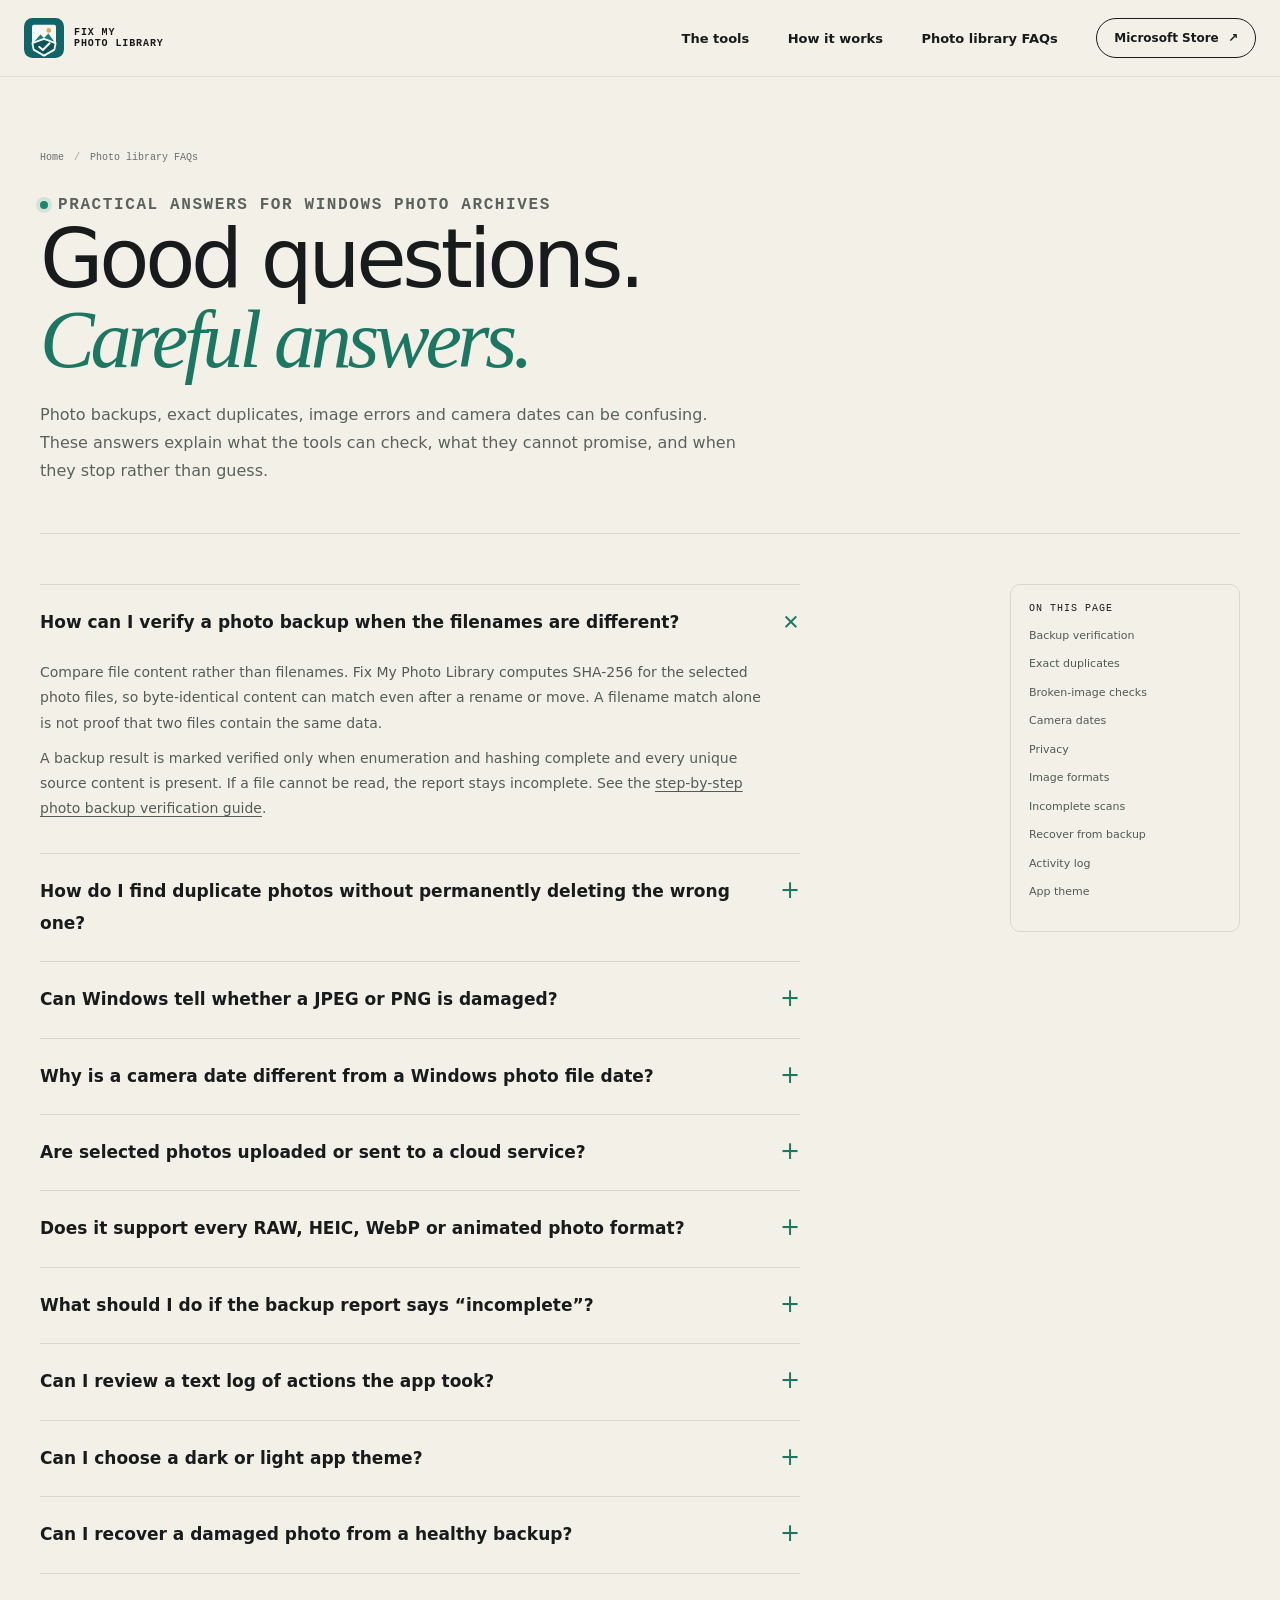
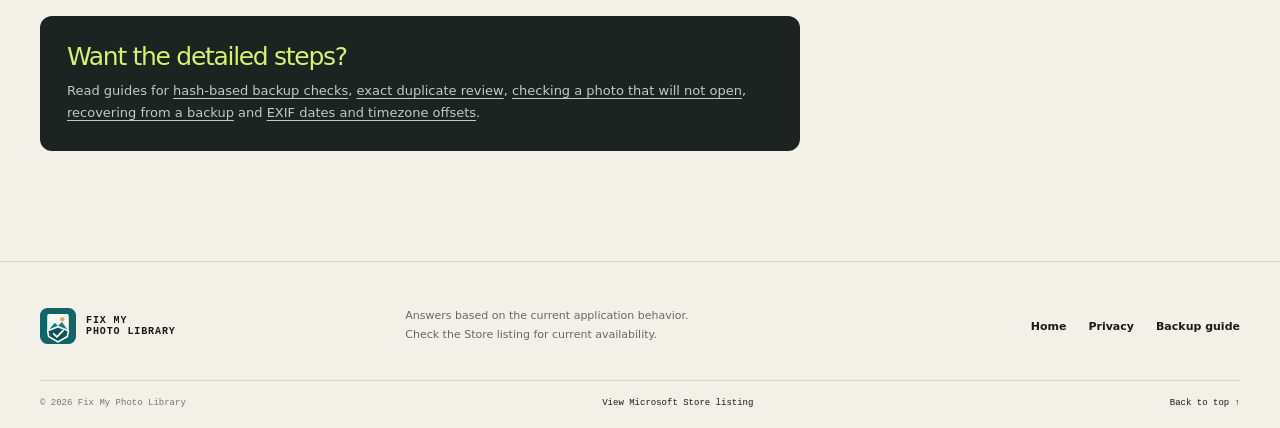
<file: faq/index.html>
<!doctype html>
<html lang="en-GB">
<head>
<!-- ga:start -->
<!-- Google tag (gtag.js) -->
<script async src="https://www.googletagmanager.com/gtag/js?id=G-S093L3PEBR"></script>
<script>
  window.dataLayer = window.dataLayer || [];
  function gtag(){dataLayer.push(arguments);}
  gtag('js', new Date());

  gtag('config', 'G-S093L3PEBR');
</script>
<!-- ga:end -->
  <meta charset="utf-8"><meta name="viewport" content="width=device-width, initial-scale=1"><meta name="color-scheme" content="light"><meta name="theme-color" content="#f3f0e8">
  <title>Photo Library FAQs for Windows | Fix My Photo Library</title>
  <meta name="description" content="Answers about verifying photo backups when filenames differ, exact duplicate review, corrupt-image checks, EXIF timezone dates and local photo privacy on Windows.">
  <link rel="canonical" href="https://nikatsam.github.io/WINAPP_Fix_My_Photo_Library_Website/faq/">
  <link rel="icon" type="image/svg+xml" href="../assets/favicon.svg"><link rel="stylesheet" href="../assets/site.css">
  <meta property="og:type" content="article"><meta property="og:title" content="Photo Library FAQs for Windows"><meta property="og:description" content="Practical answers about photo backups, duplicates, damaged images and EXIF dates."><meta property="og:url" content="https://nikatsam.github.io/WINAPP_Fix_My_Photo_Library_Website/faq/">
  <script type="application/ld+json">
  {"@context":"https://schema.org","@graph":[
    {"@type":"BreadcrumbList","itemListElement":[{"@type":"ListItem","position":1,"name":"Home","item":"https://nikatsam.github.io/WINAPP_Fix_My_Photo_Library_Website/"},{"@type":"ListItem","position":2,"name":"Photo library FAQs","item":"https://nikatsam.github.io/WINAPP_Fix_My_Photo_Library_Website/faq/"}]},
    {"@type":"FAQPage","mainEntity":[
      {"@type":"Question","name":"How can I verify a photo backup when the filenames are different?","acceptedAnswer":{"@type":"Answer","text":"Compare file contents instead of names. Fix My Photo Library calculates SHA-256 hashes for the selected photo files, so identical content can match after a rename. A result is only verified when both scans and hashes complete and all unique source content is present."}},
      {"@type":"Question","name":"How do I find duplicate photos without permanently deleting the wrong one?","acceptedAnswer":{"@type":"Answer","text":"Use exact-content duplicate groups, choose the keeper yourself, and quarantine only reviewed copies. Quarantine stores a recovery manifest and restore checks the hash and avoids overwriting an existing file."}},
       {"@type":"Question","name":"Can Windows tell whether a JPEG or PNG is damaged?","acceptedAnswer":{"@type":"Answer","text":"A failed decode is a diagnostic signal, not proof of physical corruption or a repair. The app reports known unsupported formats and resource limits separately. If a file is unavailable or changing, preserve it and retry from a stable copy."}},
      {"@type":"Question","name":"Why is a photo's camera date different from its Windows file date?","acceptedAnswer":{"@type":"Answer","text":"EXIF capture time and Windows Created or Modified timestamps are different values. Camera dates can also lack a timezone offset. The app previews embedded evidence, does not guess a missing offset, and creates corrected copies without rewriting the original EXIF."}},
      {"@type":"Question","name":"Are my selected photos uploaded to a cloud service?","acceptedAnswer":{"@type":"Answer","text":"The app's photo scans, hashes, image checks and file operations run locally on the Windows PC. It does not upload photo contents to a service. Reports are written only to a folder the user chooses."}},
      {"@type":"Question","name":"Does the app support every RAW, HEIC or animated image format?","acceptedAnswer":{"@type":"Answer","text":"No. Image checks depend on codecs available on Windows and use a bounded pixel budget. Unsupported codecs and resource-limited images are reported separately from damaged files."}},
      {"@type":"Question","name":"Can I review a text log of actions the app took?","acceptedAnswer":{"@type":"Answer","text":"Yes. The History screen shows recent job summaries and opens or exports a local activity.txt log with timestamps, outcomes, counts and paths for copy, quarantine, restore and report-export actions. Clearing job summaries does not delete the text log or recovery journal."}},
      {"@type":"Question","name":"Can I choose a dark or light app theme?","acceptedAnswer":{"@type":"Answer","text":"Yes. Choose System, Light or Dark in the app header. The preference is stored locally and Windows high-contrast colors take precedence for accessibility."}}
      ,{"@type":"Question","name":"Can I recover a damaged photo from a healthy backup?","acceptedAnswer":{"@type":"Answer","text":"If a backup contains a supported healthy image at the matching relative path, you can review a side-by-side preview and create a new hash-verified copy in a separate recovery folder. The damaged source is not replaced. A backup candidate that cannot be fully decoded is not offered as healthy."}}
    ]}]}
  </script>
</head>
<body>
  <a class="skip-link" href="#main">Skip to content</a>
  <header class="site-header"><div class="header-inner"><a class="brand" href="../" aria-label="Fix My Photo Library home"><img src="../assets/favicon.svg" alt="" width="40" height="40"><span>FIX MY<br>PHOTO LIBRARY</span></a><button class="nav-toggle" type="button" aria-expanded="false" aria-controls="primary-nav"><span class="sr-only">Toggle navigation</span><span></span><span></span></button><nav class="primary-nav" id="primary-nav" aria-label="Main navigation"><a href="../#tools">The tools</a><a href="../#how-it-works">How it works</a><a href="./" aria-current="page">Photo library FAQs</a><a class="nav-cta" href="https://apps.microsoft.com/detail/9N0KLW537VH8">Microsoft Store <span aria-hidden="true">↗</span></a></nav></div></header>
  <main id="main">
    <section class="page-hero section-wrap"><nav class="breadcrumbs" aria-label="Breadcrumb"><a href="../">Home</a><span aria-hidden="true">/</span><span aria-current="page">Photo library FAQs</span></nav><p class="eyebrow"><span class="eyebrow-dot"></span> Practical answers for Windows photo archives</p><h1>Good questions.<br><em>Careful answers.</em></h1><p>Photo backups, exact duplicates, image errors and camera dates can be confusing. These answers explain what the tools can check, what they cannot promise, and when they stop rather than guess.</p></section>
    <section class="article-layout section-wrap">
      <article class="article-body">
        <div class="qa-list">
          <details class="qa-item" id="backup-content" open><summary><h2>How can I verify a photo backup when the filenames are different?</h2></summary><div class="qa-answer"><p>Compare file content rather than filenames. Fix My Photo Library computes SHA-256 for the selected photo files, so byte-identical content can match even after a rename or move. A filename match alone is not proof that two files contain the same data.</p><p>A backup result is marked verified only when enumeration and hashing complete and every unique source content is present. If a file cannot be read, the report stays incomplete. See the <a href="../guides/verify-photo-backup/">step-by-step photo backup verification guide</a>.</p></div></details>
          <details class="qa-item" id="safe-duplicates"><summary><h2>How do I find duplicate photos without permanently deleting the wrong one?</h2></summary><div class="qa-answer"><p>The duplicate tool groups exact byte-for-byte matches. It does not claim two similar-looking photos are duplicates. You review the group, pin the photo to keep, and choose which copies to quarantine.</p><p>Quarantine is a separate folder with a recovery manifest. Restore rechecks the expected hash and chooses a new name if the original destination already exists. Read the <a href="../guides/find-duplicate-photos/">safe exact-duplicate review guide</a>.</p></div></details>
           <details class="qa-item" id="broken-photo"><summary><h2>Can Windows tell whether a JPEG or PNG is damaged?</h2></summary><div class="qa-answer"><p>Windows image codecs can fully decode some supported image files and fail on others. A failed decode is a diagnostic signal, not proof of physical corruption or a repair: the tool cannot reconstruct pixels that are missing from a damaged file.</p><p>The app reports known unsupported formats and resource limits separately. If a file is unavailable or changing, preserve it and retry from a stable copy rather than treating one failed check as proof of corruption. See the <a href="../guides/check-photo-file-health/">Windows photo-file health checklist</a>.</p></div></details>
          <details class="qa-item" id="camera-dates"><summary><h2>Why is a camera date different from a Windows photo file date?</h2></summary><div class="qa-answer"><p>EXIF capture time is embedded metadata; Windows Created and Modified are filesystem timestamps. They can disagree. EXIF wall-clock dates may also omit a timezone offset, making conversion to UTC ambiguous.</p><p>The app previews the date and offset. It does not guess a missing timezone. Corrected copies are the default. An explicitly confirmed in-place filesystem timestamp option has a journal-based Undo while content and timestamps still match; embedded EXIF is never rewritten. See the <a href="../guides/fix-photo-dates/">EXIF photo-date guide</a>.</p></div></details>
          <details class="qa-item" id="privacy"><summary><h2>Are selected photos uploaded or sent to a cloud service?</h2></summary><div class="qa-answer"><p>No photo contents are uploaded by the app. Scans, hashes, decoding, copies and quarantine operations are performed locally. Reports are saved only in the folder you choose. Job history stores a local summary; the activity log and action journal retain operation paths needed for review and recovery.</p><p>See the <a href="../privacy/">app privacy notice</a>. Microsoft Store licensing and Windows platform services are separate from photo processing.</p></div></details>
          <details class="qa-item" id="formats"><summary><h2>Does it support every RAW, HEIC, WebP or animated photo format?</h2></summary><div class="qa-answer"><p>No. Image inspection depends on codecs installed on that Windows PC. Animated frames are checked within a fixed aggregate pixel budget. If a codec is unavailable or a file exceeds the decode limit, the app reports that separately from a failed supported-format decode.</p><p>Install codecs only from a source you trust. The app does not download a codec or upload the photo to inspect it.</p></div></details>
          <details class="qa-item" id="partial-backup"><summary><h2>What should I do if the backup report says “incomplete”?</h2></summary><div class="qa-answer"><p>Do not treat an incomplete scan as verified. Review access-denied, missing, changed-during-scan and cloud-placeholder rows. Make the source and backup available, then run the check again. The app can offer to copy content it confirmed missing, but it rechecks source hashes and never overwrites an existing file.</p></div></details>
          <details class="qa-item" id="action-log"><summary><h2>Can I review a text log of actions the app took?</h2></summary><div class="qa-answer"><p>Yes. History shows recent job summaries and opens or exports a local <code>activity.txt</code> log with timestamps, outcomes, counts and paths for copy, quarantine, restore and report-export actions. Clearing job summaries does not delete the text log or recovery journal.</p></div></details>
          <details class="qa-item" id="app-theme"><summary><h2>Can I choose a dark or light app theme?</h2></summary><div class="qa-answer"><p>Yes. Choose System, Light or Dark in the app header. The preference is stored locally; Windows high-contrast colors take precedence.</p></div></details>
           <details class="qa-item" id="recover-damaged"><summary><h2>Can I recover a damaged photo from a healthy backup?</h2></summary><div class="qa-answer"><p>If the backup contains a supported healthy image at the same relative path, select the damaged result and review the side-by-side preview. The app can create a new hash-verified copy in a separate recovery folder; it does not repair image data. Keep the source and backup while you check the recovered copy. Follow the <a href="../guides/recover-photo-from-backup/">photo backup recovery guide</a>.</p></div></details>
        </div>
         <div class="page-cta"><h2>Want the detailed steps?</h2><p>Read guides for <a href="../guides/verify-photo-backup/">hash-based backup checks</a>, <a href="../guides/find-duplicate-photos/">exact duplicate review</a>, <a href="../guides/check-photo-file-health/">checking a photo that will not open</a>, <a href="../guides/recover-photo-from-backup/">recovering from a backup</a> and <a href="../guides/fix-photo-dates/">EXIF dates and timezone offsets</a>.</p></div>
      </article>
      <aside class="article-aside"><h2>On this page</h2><nav aria-label="FAQ topics"><a href="#backup-content">Backup verification</a><a href="#safe-duplicates">Exact duplicates</a><a href="#broken-photo">Broken-image checks</a><a href="#camera-dates">Camera dates</a><a href="#privacy">Privacy</a><a href="#formats">Image formats</a><a href="#partial-backup">Incomplete scans</a><a href="#recover-damaged">Recover from backup</a><a href="#action-log">Activity log</a><a href="#app-theme">App theme</a></nav></aside>
    </section>
  </main>
  <footer class="site-footer"><div class="footer-main section-wrap"><a class="brand brand-footer" href="../"><img src="../assets/favicon.svg" alt="" width="36" height="36"><span>FIX MY<br>PHOTO LIBRARY</span></a><p>Answers based on the current application behavior.<br>Check the Store listing for current availability.</p><nav aria-label="Footer"><a href="../">Home</a><a href="../privacy/">Privacy</a><a href="../guides/verify-photo-backup/">Backup guide</a></nav></div><div class="footer-bottom section-wrap"><span>© 2026 Fix My Photo Library</span><span><a href="https://apps.microsoft.com/detail/9N0KLW537VH8">View Microsoft Store listing</a></span><a href="#main">Back to top ↑</a></div></footer>
  <script src="../assets/site.js" defer></script>
</body>
</html>
</file>
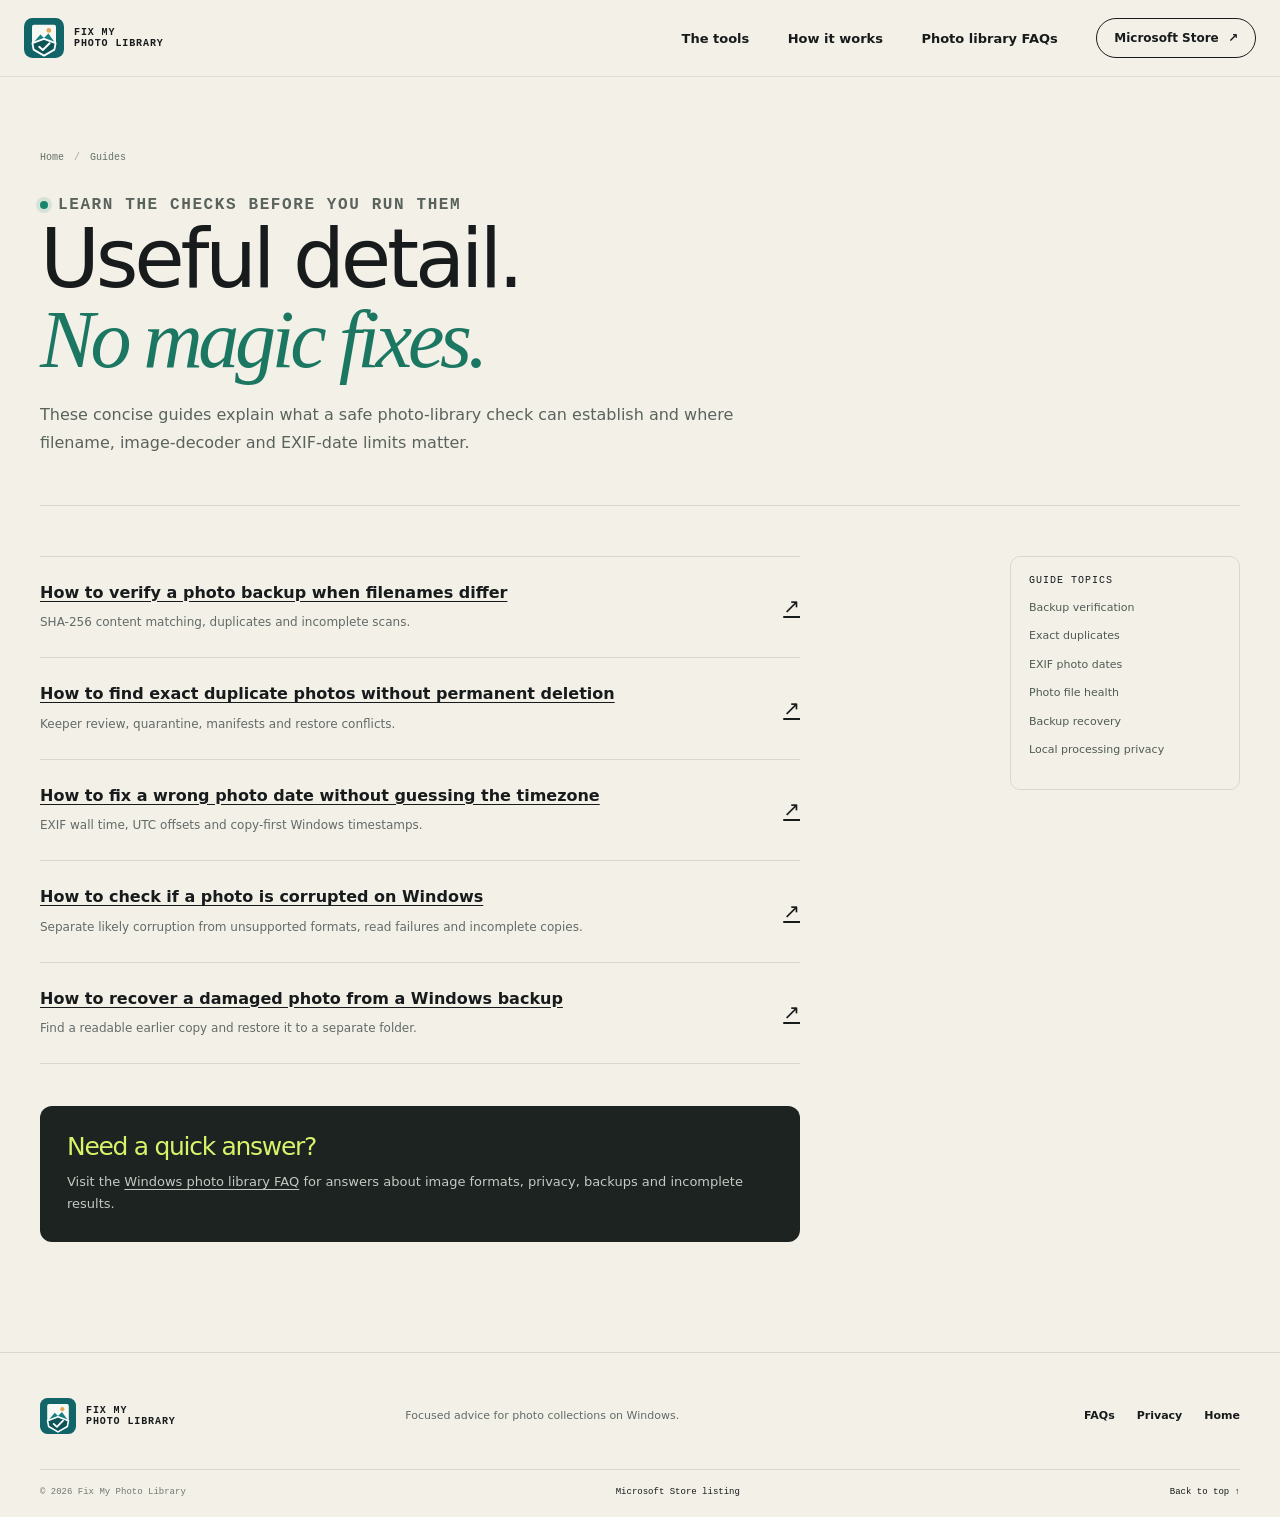
<file: guides/index.html>
<!doctype html>
<html lang="en-GB">
<head>
<!-- ga:start -->
<!-- Google tag (gtag.js) -->
<script async src="https://www.googletagmanager.com/gtag/js?id=G-S093L3PEBR"></script>
<script>
  window.dataLayer = window.dataLayer || [];
  function gtag(){dataLayer.push(arguments);}
  gtag('js', new Date());

  gtag('config', 'G-S093L3PEBR');
</script>
<!-- ga:end -->
  <meta charset="utf-8"><meta name="viewport" content="width=device-width, initial-scale=1"><meta name="color-scheme" content="light"><meta name="theme-color" content="#f3f0e8">
  <title>Windows Photo Library Guides | Fix My Photo Library</title>
  <meta name="description" content="Practical Windows guides for verifying photo backups, checking photos that will not open, recovering readable copies, exact duplicates and EXIF dates.">
  <link rel="canonical" href="https://nikatsam.github.io/WINAPP_Fix_My_Photo_Library_Website/guides/">
  <link rel="icon" type="image/svg+xml" href="../assets/favicon.svg"><link rel="stylesheet" href="../assets/site.css">
  <script type="application/ld+json">{"@context":"https://schema.org","@type":"BreadcrumbList","itemListElement":[{"@type":"ListItem","position":1,"name":"Home","item":"https://nikatsam.github.io/WINAPP_Fix_My_Photo_Library_Website/"},{"@type":"ListItem","position":2,"name":"Windows photo library guides","item":"https://nikatsam.github.io/WINAPP_Fix_My_Photo_Library_Website/guides/"}]}</script>
</head>
<body><a class="skip-link" href="#main">Skip to content</a>
  <header class="site-header"><div class="header-inner"><a class="brand" href="../" aria-label="Fix My Photo Library home"><img src="../assets/favicon.svg" alt="" width="40" height="40"><span>FIX MY<br>PHOTO LIBRARY</span></a><button class="nav-toggle" type="button" aria-expanded="false" aria-controls="primary-nav"><span class="sr-only">Toggle navigation</span><span></span><span></span></button><nav class="primary-nav" id="primary-nav" aria-label="Main navigation"><a href="../#tools">The tools</a><a href="../#how-it-works">How it works</a><a href="../faq/">Photo library FAQs</a><a class="nav-cta" href="https://apps.microsoft.com/detail/9N0KLW537VH8">Microsoft Store <span aria-hidden="true">↗</span></a></nav></div></header>
  <main id="main"><section class="page-hero section-wrap"><nav class="breadcrumbs" aria-label="Breadcrumb"><a href="../">Home</a><span aria-hidden="true">/</span><span aria-current="page">Guides</span></nav><p class="eyebrow"><span class="eyebrow-dot"></span> Learn the checks before you run them</p><h1>Useful detail.<br><em>No magic fixes.</em></h1><p>These concise guides explain what a safe photo-library check can establish and where filename, image-decoder and EXIF-date limits matter.</p></section>
  <section class="article-layout section-wrap"><article class="article-body"><div class="qa-list">
    <div class="qa-item"><a class="guide-row" href="verify-photo-backup/"><span><b>How to verify a photo backup when filenames differ</b><br><small>SHA-256 content matching, duplicates and incomplete scans.</small></span><span aria-hidden="true">↗</span></a></div>
    <div class="qa-item"><a class="guide-row" href="find-duplicate-photos/"><span><b>How to find exact duplicate photos without permanent deletion</b><br><small>Keeper review, quarantine, manifests and restore conflicts.</small></span><span aria-hidden="true">↗</span></a></div>
     <div class="qa-item"><a class="guide-row" href="fix-photo-dates/"><span><b>How to fix a wrong photo date without guessing the timezone</b><br><small>EXIF wall time, UTC offsets and copy-first Windows timestamps.</small></span><span aria-hidden="true">↗</span></a></div>
     <div class="qa-item"><a class="guide-row" href="check-photo-file-health/"><span><b>How to check if a photo is corrupted on Windows</b><br><small>Separate likely corruption from unsupported formats, read failures and incomplete copies.</small></span><span aria-hidden="true">↗</span></a></div>
     <div class="qa-item"><a class="guide-row" href="recover-photo-from-backup/"><span><b>How to recover a damaged photo from a Windows backup</b><br><small>Find a readable earlier copy and restore it to a separate folder.</small></span><span aria-hidden="true">↗</span></a></div>
  </div><div class="page-cta"><h2>Need a quick answer?</h2><p>Visit the <a href="../faq/">Windows photo library FAQ</a> for answers about image formats, privacy, backups and incomplete results.</p></div></article><aside class="article-aside"><h2>Guide topics</h2><nav aria-label="Guide topics"><a href="verify-photo-backup/">Backup verification</a><a href="find-duplicate-photos/">Exact duplicates</a><a href="fix-photo-dates/">EXIF photo dates</a><a href="check-photo-file-health/">Photo file health</a><a href="recover-photo-from-backup/">Backup recovery</a><a href="../privacy/">Local processing privacy</a></nav></aside></section></main>
  <footer class="site-footer"><div class="footer-main section-wrap"><a class="brand brand-footer" href="../"><img src="../assets/favicon.svg" alt="" width="36" height="36"><span>FIX MY<br>PHOTO LIBRARY</span></a><p>Focused advice for photo collections on Windows.</p><nav aria-label="Footer"><a href="../faq/">FAQs</a><a href="../privacy/">Privacy</a><a href="../">Home</a></nav></div><div class="footer-bottom section-wrap"><span>© 2026 Fix My Photo Library</span><span><a href="https://apps.microsoft.com/detail/9N0KLW537VH8">Microsoft Store listing</a></span><a href="#main">Back to top ↑</a></div></footer><script src="../assets/site.js" defer></script>
</body></html>
</file>
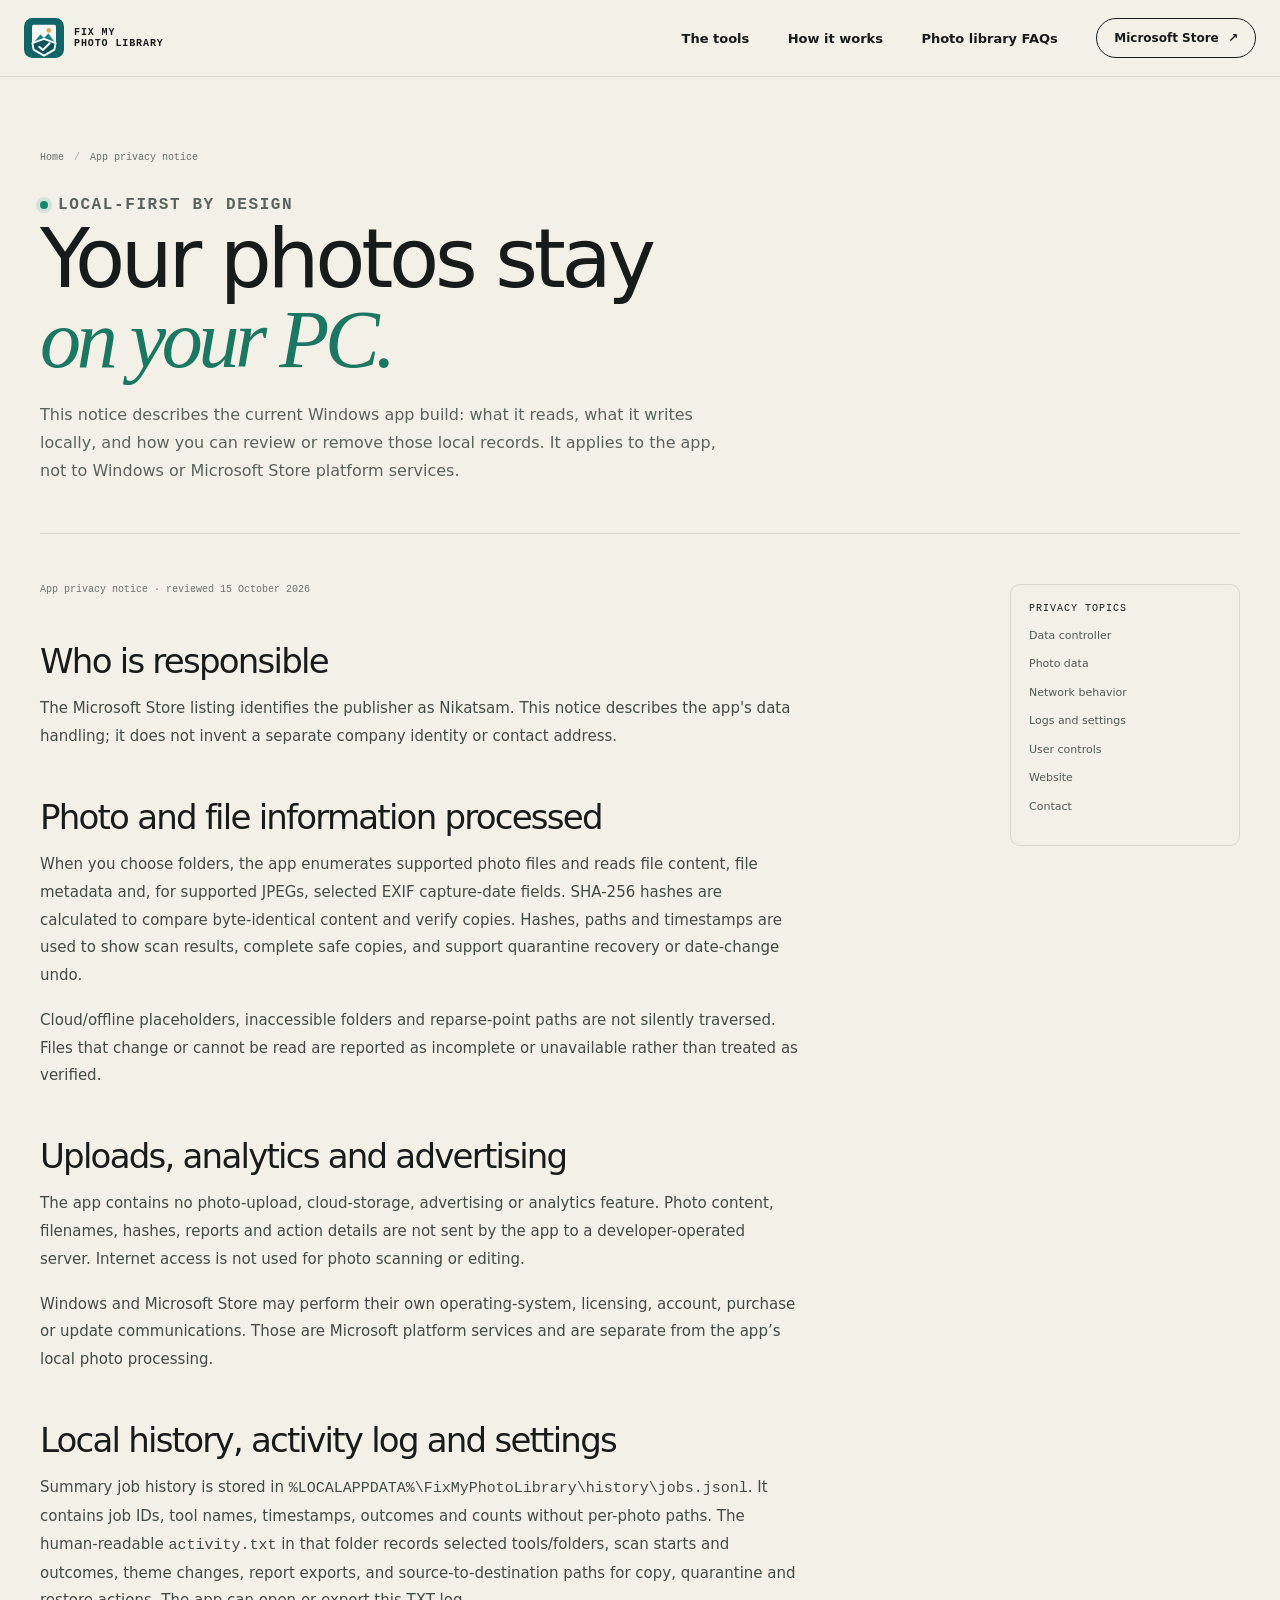
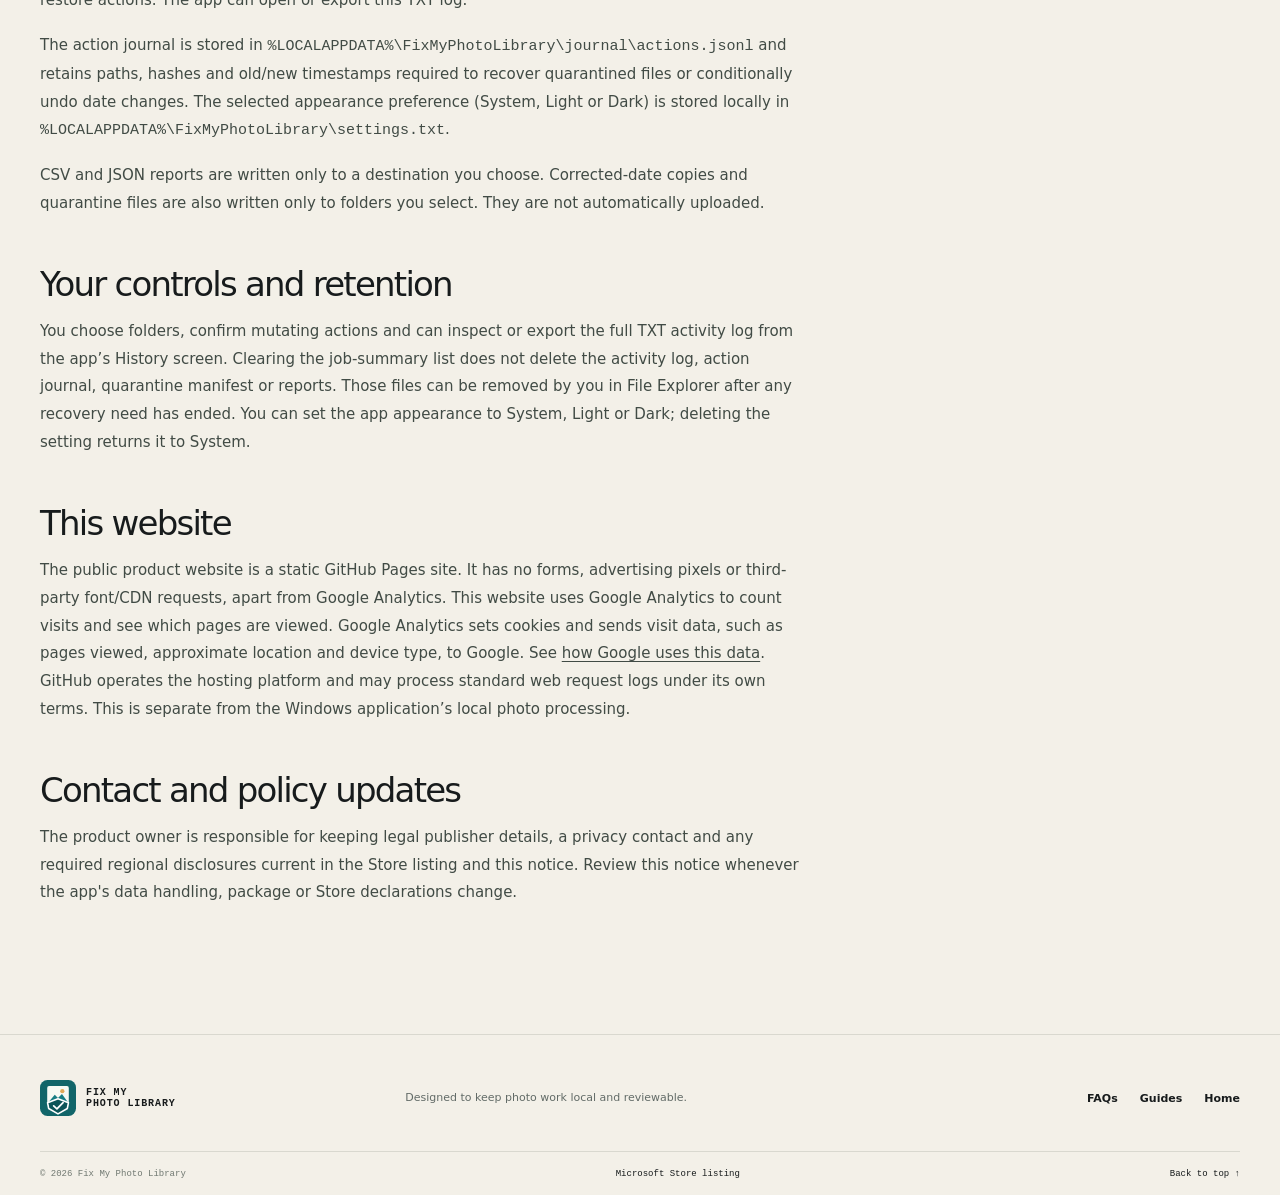
<file: privacy/index.html>
<!doctype html>
<html lang="en-GB">
<head>
<!-- ga:start -->
<!-- Google tag (gtag.js) -->
<script async src="https://www.googletagmanager.com/gtag/js?id=G-S093L3PEBR"></script>
<script>
  window.dataLayer = window.dataLayer || [];
  function gtag(){dataLayer.push(arguments);}
  gtag('js', new Date());

  gtag('config', 'G-S093L3PEBR');
</script>
<!-- ga:end -->
  <meta charset="utf-8"><meta name="viewport" content="width=device-width, initial-scale=1"><meta name="color-scheme" content="light"><meta name="theme-color" content="#f3f0e8">
  <title>App Privacy Notice | Fix My Photo Library</title>
  <meta name="description" content="Read what Fix My Photo Library reads and stores locally, how photo paths and action logs are used, and how to clear history or exported reports.">
  <link rel="canonical" href="https://nikatsam.github.io/WINAPP_Fix_My_Photo_Library_Website/privacy/">
  <link rel="icon" type="image/svg+xml" href="../assets/favicon.svg"><link rel="stylesheet" href="../assets/site.css">
  <script type="application/ld+json">{"@context":"https://schema.org","@type":"BreadcrumbList","itemListElement":[{"@type":"ListItem","position":1,"name":"Home","item":"https://nikatsam.github.io/WINAPP_Fix_My_Photo_Library_Website/"},{"@type":"ListItem","position":2,"name":"App privacy notice","item":"https://nikatsam.github.io/WINAPP_Fix_My_Photo_Library_Website/privacy/"}]}</script>
</head>
<body><a class="skip-link" href="#main">Skip to content</a><header class="site-header"><div class="header-inner"><a class="brand" href="../" aria-label="Fix My Photo Library home"><img src="../assets/favicon.svg" alt="" width="40" height="40"><span>FIX MY<br>PHOTO LIBRARY</span></a><button class="nav-toggle" type="button" aria-expanded="false" aria-controls="primary-nav"><span class="sr-only">Toggle navigation</span><span></span><span></span></button><nav class="primary-nav" id="primary-nav" aria-label="Main navigation"><a href="../#tools">The tools</a><a href="../#how-it-works">How it works</a><a href="../faq/">Photo library FAQs</a><a class="nav-cta" href="https://apps.microsoft.com/detail/9N0KLW537VH8">Microsoft Store <span aria-hidden="true">↗</span></a></nav></div></header>
 <main id="main"><section class="page-hero section-wrap"><nav class="breadcrumbs" aria-label="Breadcrumb"><a href="../">Home</a><span aria-hidden="true">/</span><span aria-current="page">App privacy notice</span></nav><p class="eyebrow"><span class="eyebrow-dot"></span> Local-first by design</p><h1>Your photos stay<br><em>on your PC.</em></h1><p>This notice describes the current Windows app build: what it reads, what it writes locally, and how you can review or remove those local records. It applies to the app, not to Windows or Microsoft Store platform services.</p></section>
 <section class="article-layout section-wrap"><article class="article-body"><p class="privacy-updated">App privacy notice · reviewed 15 October 2026</p>
  <h2 id="controller">Who is responsible</h2><p>The Microsoft Store listing identifies the publisher as Nikatsam. This notice describes the app's data handling; it does not invent a separate company identity or contact address.</p>
  <h2 id="photo-data">Photo and file information processed</h2><p>When you choose folders, the app enumerates supported photo files and reads file content, file metadata and, for supported JPEGs, selected EXIF capture-date fields. SHA-256 hashes are calculated to compare byte-identical content and verify copies. Hashes, paths and timestamps are used to show scan results, complete safe copies, and support quarantine recovery or date-change undo.</p><p>Cloud/offline placeholders, inaccessible folders and reparse-point paths are not silently traversed. Files that change or cannot be read are reported as incomplete or unavailable rather than treated as verified.</p>
  <h2 id="network">Uploads, analytics and advertising</h2><p>The app contains no photo-upload, cloud-storage, advertising or analytics feature. Photo content, filenames, hashes, reports and action details are not sent by the app to a developer-operated server. Internet access is not used for photo scanning or editing.</p><p>Windows and Microsoft Store may perform their own operating-system, licensing, account, purchase or update communications. Those are Microsoft platform services and are separate from the app’s local photo processing.</p>
  <h2 id="local-files">Local history, activity log and settings</h2><p>Summary job history is stored in <code>%LOCALAPPDATA%\FixMyPhotoLibrary\history\jobs.jsonl</code>. It contains job IDs, tool names, timestamps, outcomes and counts without per-photo paths. The human-readable <code>activity.txt</code> in that folder records selected tools/folders, scan starts and outcomes, theme changes, report exports, and source-to-destination paths for copy, quarantine and restore actions. The app can open or export this TXT log.</p><p>The action journal is stored in <code>%LOCALAPPDATA%\FixMyPhotoLibrary\journal\actions.jsonl</code> and retains paths, hashes and old/new timestamps required to recover quarantined files or conditionally undo date changes. The selected appearance preference (System, Light or Dark) is stored locally in <code>%LOCALAPPDATA%\FixMyPhotoLibrary\settings.txt</code>.</p><p>CSV and JSON reports are written only to a destination you choose. Corrected-date copies and quarantine files are also written only to folders you select. They are not automatically uploaded.</p>
  <h2 id="retention">Your controls and retention</h2><p>You choose folders, confirm mutating actions and can inspect or export the full TXT activity log from the app’s History screen. Clearing the job-summary list does not delete the activity log, action journal, quarantine manifest or reports. Those files can be removed by you in File Explorer after any recovery need has ended. You can set the app appearance to System, Light or Dark; deleting the setting returns it to System.</p>
  <h2 id="website">This website</h2><p>The public product website is a static GitHub Pages site. It has no forms, advertising pixels or third-party font/CDN requests, apart from Google Analytics. This website uses Google Analytics to count visits and see which pages are viewed. Google Analytics sets cookies and sends visit data, such as pages viewed, approximate location and device type, to Google. See <a href="https://policies.google.com/technologies/partner-sites">how Google uses this data</a>. GitHub operates the hosting platform and may process standard web request logs under its own terms. This is separate from the Windows application’s local photo processing.</p>
  <h2 id="contact">Contact and policy updates</h2><p>The product owner is responsible for keeping legal publisher details, a privacy contact and any required regional disclosures current in the Store listing and this notice. Review this notice whenever the app's data handling, package or Store declarations change.</p>
</article><aside class="article-aside"><h2>Privacy topics</h2><nav aria-label="Privacy sections"><a href="#controller">Data controller</a><a href="#photo-data">Photo data</a><a href="#network">Network behavior</a><a href="#local-files">Logs and settings</a><a href="#retention">User controls</a><a href="#website">Website</a><a href="#contact">Contact</a></nav></aside></section></main>
 <footer class="site-footer"><div class="footer-main section-wrap"><a class="brand brand-footer" href="../"><img src="../assets/favicon.svg" alt="" width="36" height="36"><span>FIX MY<br>PHOTO LIBRARY</span></a><p>Designed to keep photo work local and reviewable.</p><nav aria-label="Footer"><a href="../faq/">FAQs</a><a href="../guides/">Guides</a><a href="../">Home</a></nav></div><div class="footer-bottom section-wrap"><span>© 2026 Fix My Photo Library</span><span><a href="https://apps.microsoft.com/detail/9N0KLW537VH8">Microsoft Store listing</a></span><a href="#main">Back to top ↑</a></div></footer><script src="../assets/site.js" defer></script>
</body></html>
</file>
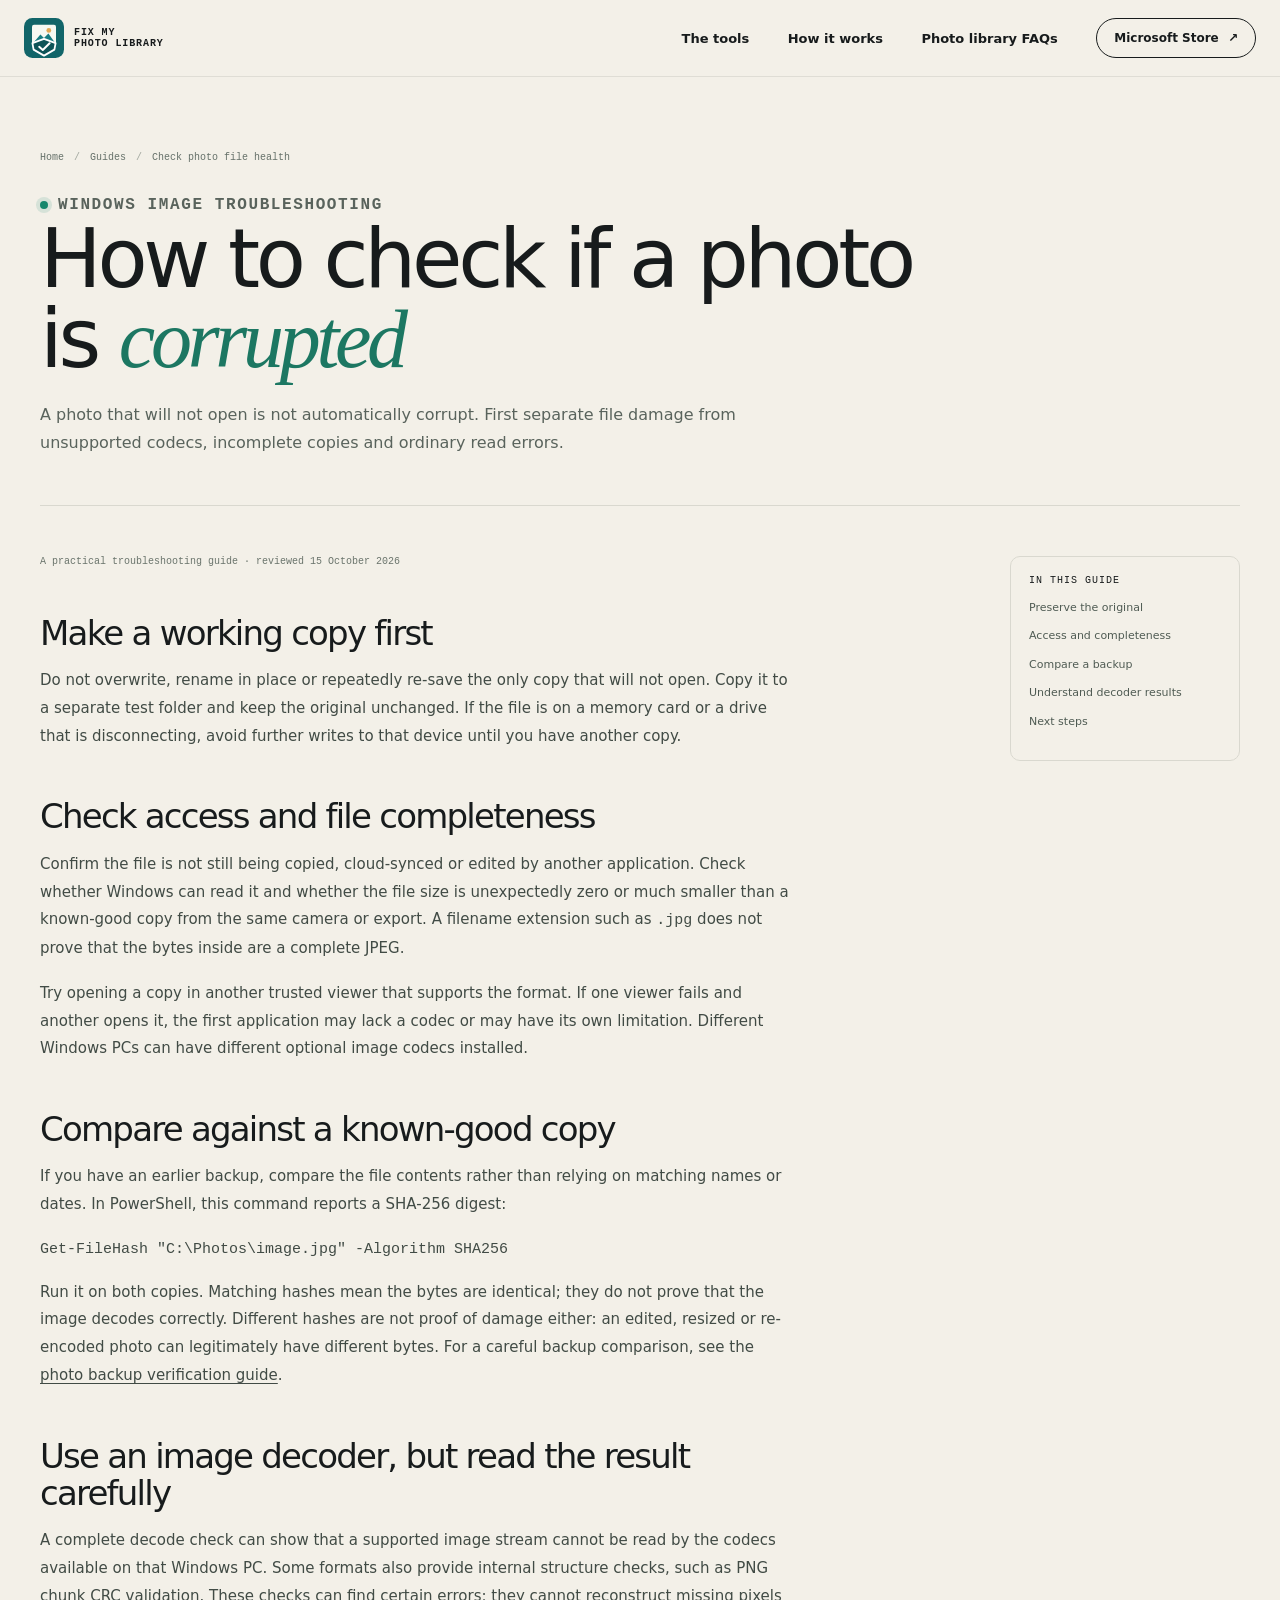
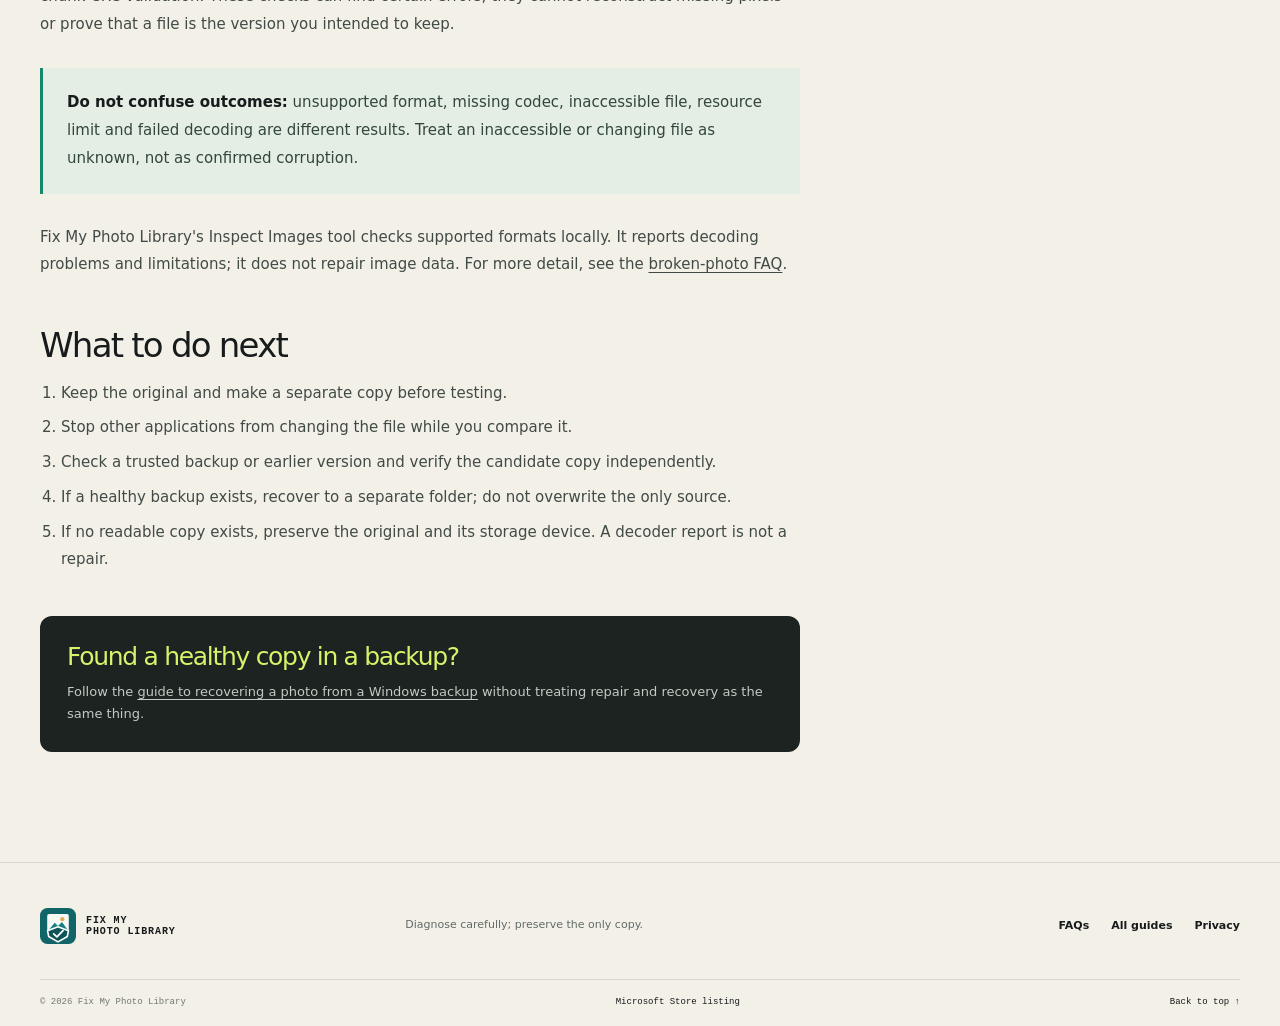
<file: guides/check-photo-file-health/index.html>
<!doctype html>
<html lang="en-GB">
<head>
<!-- ga:start -->
<!-- Google tag (gtag.js) -->
<script async src="https://www.googletagmanager.com/gtag/js?id=G-S093L3PEBR"></script>
<script>
  window.dataLayer = window.dataLayer || [];
  function gtag(){dataLayer.push(arguments);}
  gtag('js', new Date());

  gtag('config', 'G-S093L3PEBR');
</script>
<!-- ga:end -->
  <meta charset="utf-8"><meta name="viewport" content="width=device-width, initial-scale=1"><meta name="color-scheme" content="light"><meta name="theme-color" content="#f3f0e8">
  <title>Check if a Photo Is Corrupted on Windows | Fix My Photo Library</title>
  <meta name="description" content="Check a photo that will not open on Windows, distinguish unsupported formats and read errors from likely corruption, and compare a backup safely.">
  <link rel="canonical" href="https://nikatsam.github.io/WINAPP_Fix_My_Photo_Library_Website/guides/check-photo-file-health/">
  <link rel="icon" type="image/svg+xml" href="../../assets/favicon.svg"><link rel="stylesheet" href="../../assets/site.css">
  <meta property="og:type" content="article"><meta property="og:title" content="Check if a Photo Is Corrupted on Windows"><meta property="og:description" content="A practical Windows checklist for separating unsupported formats, read problems and likely image corruption."><meta property="og:url" content="https://nikatsam.github.io/WINAPP_Fix_My_Photo_Library_Website/guides/check-photo-file-health/">
  <script type="application/ld+json">{"@context":"https://schema.org","@graph":[{"@type":"BreadcrumbList","itemListElement":[{"@type":"ListItem","position":1,"name":"Home","item":"https://nikatsam.github.io/WINAPP_Fix_My_Photo_Library_Website/"},{"@type":"ListItem","position":2,"name":"Guides","item":"https://nikatsam.github.io/WINAPP_Fix_My_Photo_Library_Website/guides/"},{"@type":"ListItem","position":3,"name":"Check photo file health","item":"https://nikatsam.github.io/WINAPP_Fix_My_Photo_Library_Website/guides/check-photo-file-health/"}]},{"@type":"Article","headline":"How to Check if a Photo Is Corrupted on Windows","description":"A practical checklist for distinguishing image corruption from unsupported codecs and file access problems.","mainEntityOfPage":"https://nikatsam.github.io/WINAPP_Fix_My_Photo_Library_Website/guides/check-photo-file-health/","inLanguage":"en-GB"}]}</script>
</head>
<body><a class="skip-link" href="#main">Skip to content</a>
  <header class="site-header"><div class="header-inner"><a class="brand" href="../../" aria-label="Fix My Photo Library home"><img src="../../assets/favicon.svg" alt="" width="40" height="40"><span>FIX MY<br>PHOTO LIBRARY</span></a><button class="nav-toggle" type="button" aria-expanded="false" aria-controls="primary-nav"><span class="sr-only">Toggle navigation</span><span></span><span></span></button><nav class="primary-nav" id="primary-nav" aria-label="Main navigation"><a href="../../#tools">The tools</a><a href="../../#how-it-works">How it works</a><a href="../../faq/">Photo library FAQs</a><a class="nav-cta" href="https://apps.microsoft.com/detail/9N0KLW537VH8">Microsoft Store <span aria-hidden="true">↗</span></a></nav></div></header>
  <main id="main"><section class="page-hero section-wrap"><nav class="breadcrumbs" aria-label="Breadcrumb"><a href="../../">Home</a><span aria-hidden="true">/</span><a href="../">Guides</a><span aria-hidden="true">/</span><span aria-current="page">Check photo file health</span></nav><p class="eyebrow"><span class="eyebrow-dot"></span> Windows image troubleshooting</p><h1>How to check if a photo is <em>corrupted</em></h1><p>A photo that will not open is not automatically corrupt. First separate file damage from unsupported codecs, incomplete copies and ordinary read errors.</p></section>
    <section class="article-layout section-wrap"><article class="article-body"><p class="privacy-updated">A practical troubleshooting guide · reviewed 15 October 2026</p>
      <h2 id="preserve">Make a working copy first</h2><p>Do not overwrite, rename in place or repeatedly re-save the only copy that will not open. Copy it to a separate test folder and keep the original unchanged. If the file is on a memory card or a drive that is disconnecting, avoid further writes to that device until you have another copy.</p>
      <h2 id="basic-checks">Check access and file completeness</h2><p>Confirm the file is not still being copied, cloud-synced or edited by another application. Check whether Windows can read it and whether the file size is unexpectedly zero or much smaller than a known-good copy from the same camera or export. A filename extension such as <code>.jpg</code> does not prove that the bytes inside are a complete JPEG.</p><p>Try opening a copy in another trusted viewer that supports the format. If one viewer fails and another opens it, the first application may lack a codec or may have its own limitation. Different Windows PCs can have different optional image codecs installed.</p>
      <h2 id="compare-copy">Compare against a known-good copy</h2><p>If you have an earlier backup, compare the file contents rather than relying on matching names or dates. In PowerShell, this command reports a SHA-256 digest:</p><pre><code>Get-FileHash "C:\Photos\image.jpg" -Algorithm SHA256</code></pre><p>Run it on both copies. Matching hashes mean the bytes are identical; they do not prove that the image decodes correctly. Different hashes are not proof of damage either: an edited, resized or re-encoded photo can legitimately have different bytes. For a careful backup comparison, see the <a href="../verify-photo-backup/">photo backup verification guide</a>.</p>
      <h2 id="decoder">Use an image decoder, but read the result carefully</h2><p>A complete decode check can show that a supported image stream cannot be read by the codecs available on that Windows PC. Some formats also provide internal structure checks, such as PNG chunk CRC validation. These checks can find certain errors; they cannot reconstruct missing pixels or prove that a file is the version you intended to keep.</p><div class="article-callout"><strong>Do not confuse outcomes:</strong> unsupported format, missing codec, inaccessible file, resource limit and failed decoding are different results. Treat an inaccessible or changing file as unknown, not as confirmed corruption.</div><p>Fix My Photo Library's Inspect Images tool checks supported formats locally. It reports decoding problems and limitations; it does not repair image data. For more detail, see the <a href="../../faq/#broken-photo">broken-photo FAQ</a>.</p>
      <h2 id="next-steps">What to do next</h2><ol><li>Keep the original and make a separate copy before testing.</li><li>Stop other applications from changing the file while you compare it.</li><li>Check a trusted backup or earlier version and verify the candidate copy independently.</li><li>If a healthy backup exists, recover to a separate folder; do not overwrite the only source.</li><li>If no readable copy exists, preserve the original and its storage device. A decoder report is not a repair.</li></ol>
      <div class="page-cta"><h2>Found a healthy copy in a backup?</h2><p>Follow the <a href="../recover-photo-from-backup/">guide to recovering a photo from a Windows backup</a> without treating repair and recovery as the same thing.</p></div>
    </article><aside class="article-aside"><h2>In this guide</h2><nav aria-label="Guide sections"><a href="#preserve">Preserve the original</a><a href="#basic-checks">Access and completeness</a><a href="#compare-copy">Compare a backup</a><a href="#decoder">Understand decoder results</a><a href="#next-steps">Next steps</a></nav></aside></section></main>
  <footer class="site-footer"><div class="footer-main section-wrap"><a class="brand brand-footer" href="../../"><img src="../../assets/favicon.svg" alt="" width="36" height="36"><span>FIX MY<br>PHOTO LIBRARY</span></a><p>Diagnose carefully; preserve the only copy.</p><nav aria-label="Footer"><a href="../../faq/">FAQs</a><a href="../">All guides</a><a href="../../privacy/">Privacy</a></nav></div><div class="footer-bottom section-wrap"><span>© 2026 Fix My Photo Library</span><span><a href="https://apps.microsoft.com/detail/9N0KLW537VH8">Microsoft Store listing</a></span><a href="#main">Back to top ↑</a></div></footer><script src="../../assets/site.js" defer></script>
</body></html>
</file>
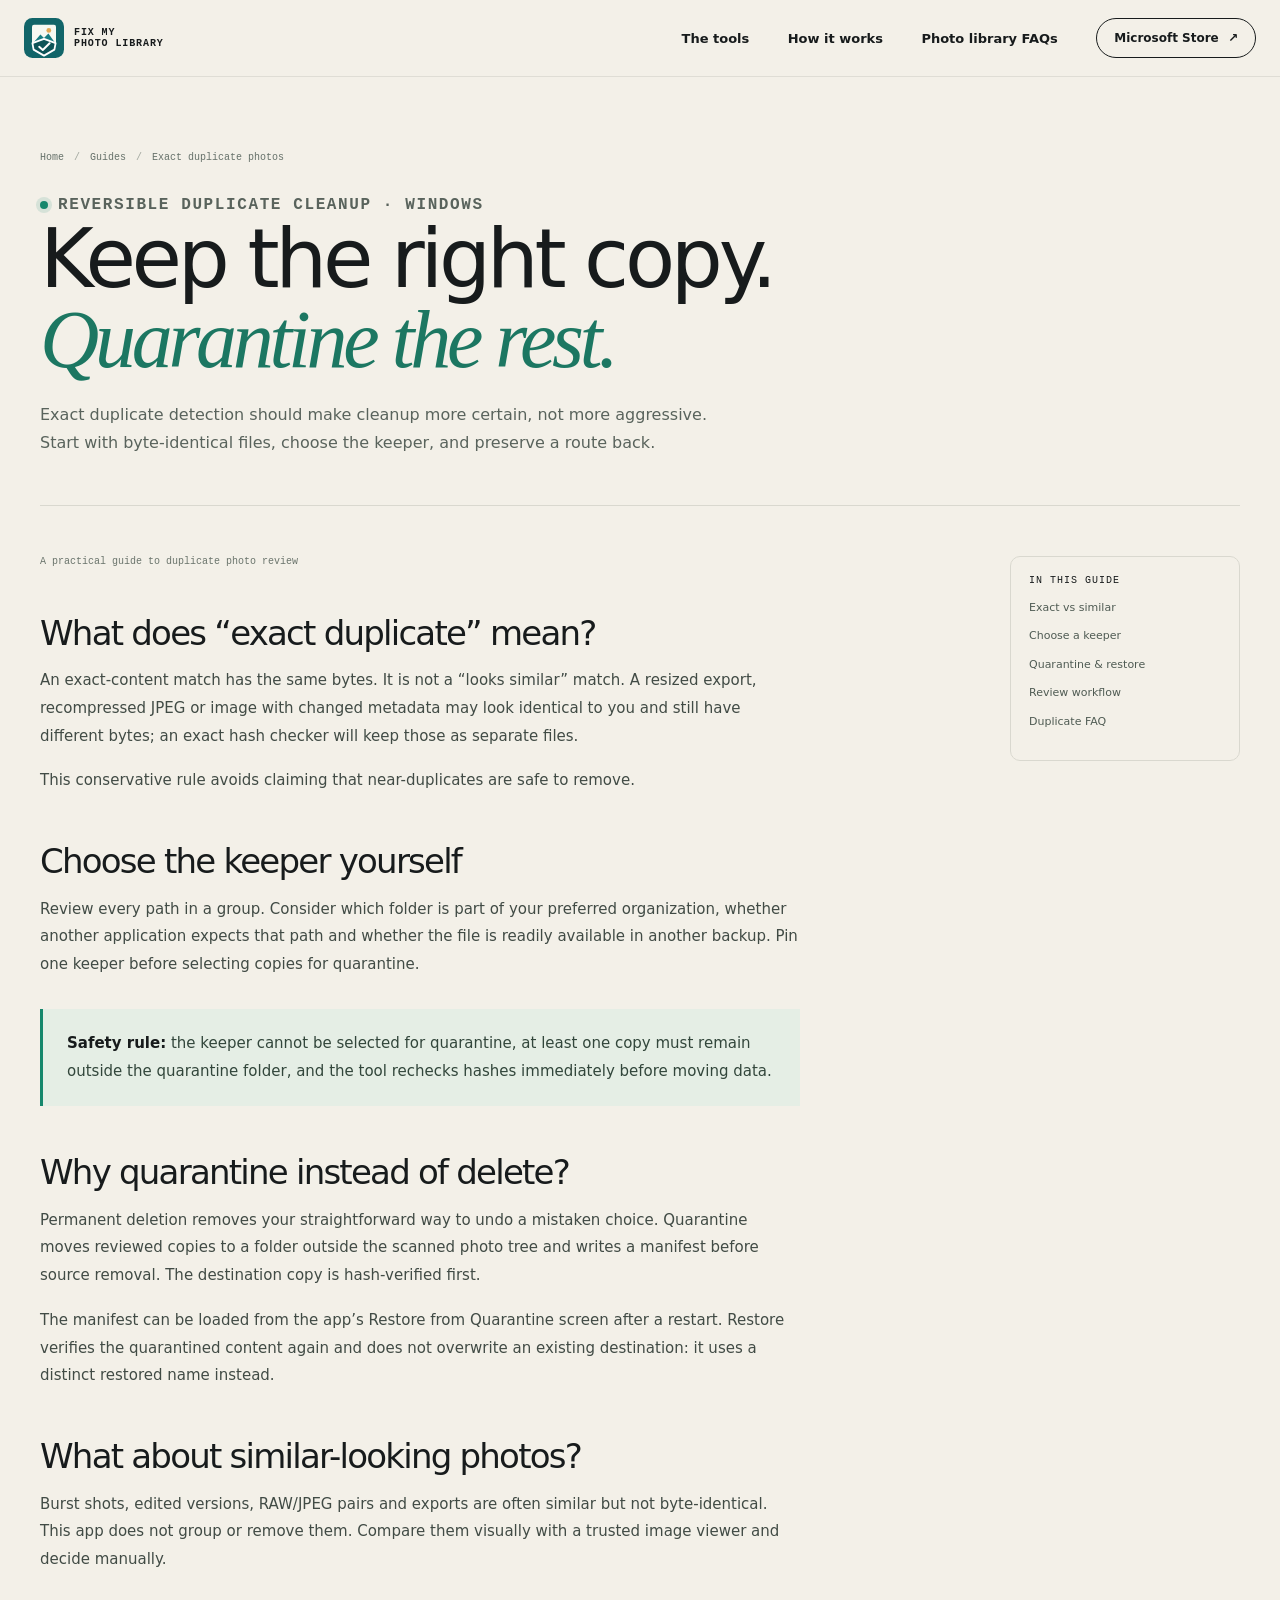
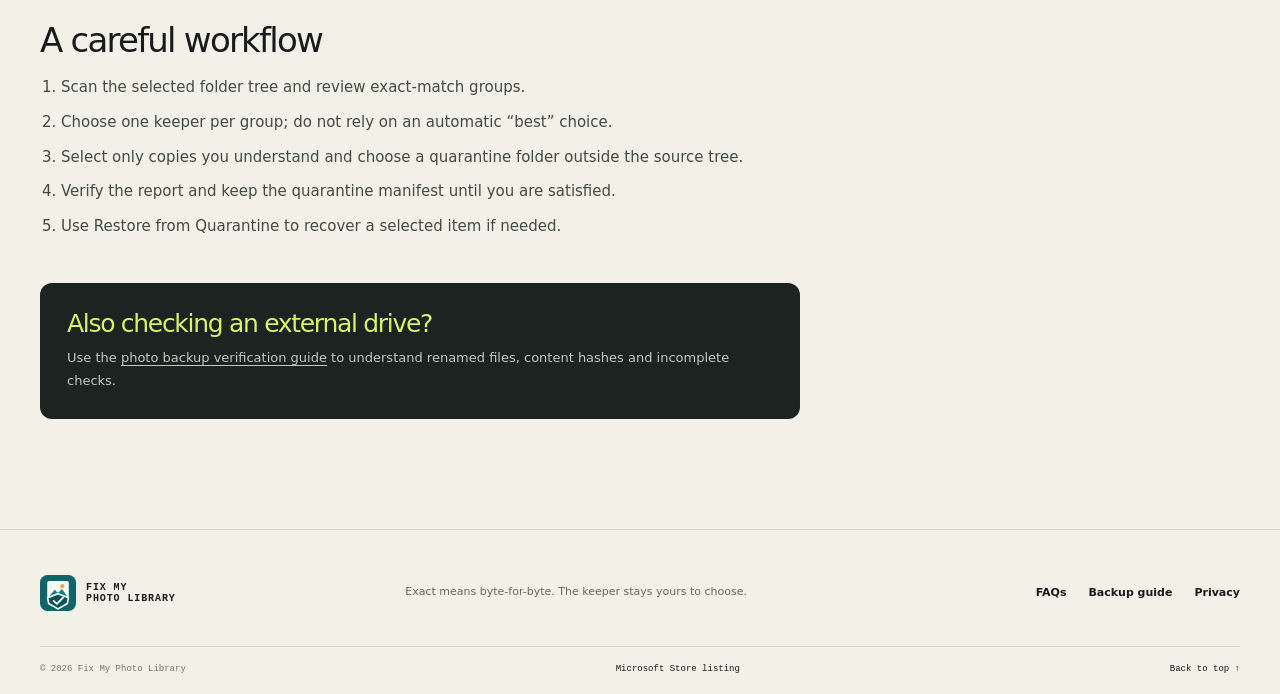
<file: guides/find-duplicate-photos/index.html>
<!doctype html>
<html lang="en-GB">
<head>
<!-- ga:start -->
<!-- Google tag (gtag.js) -->
<script async src="https://www.googletagmanager.com/gtag/js?id=G-S093L3PEBR"></script>
<script>
  window.dataLayer = window.dataLayer || [];
  function gtag(){dataLayer.push(arguments);}
  gtag('js', new Date());

  gtag('config', 'G-S093L3PEBR');
</script>
<!-- ga:end -->
  <meta charset="utf-8"><meta name="viewport" content="width=device-width, initial-scale=1"><meta name="color-scheme" content="light"><meta name="theme-color" content="#f3f0e8">
  <title>Find Exact Duplicate Photos | Fix My Photo Library</title>
  <meta name="description" content="Learn how exact photo duplicates differ from similar images, how to choose a keeper, and how a quarantine manifest makes a reviewed cleanup reversible.">
  <link rel="canonical" href="https://nikatsam.github.io/WINAPP_Fix_My_Photo_Library_Website/guides/find-duplicate-photos/">
  <link rel="icon" type="image/svg+xml" href="../../assets/favicon.svg"><link rel="stylesheet" href="../../assets/site.css">
  <script type="application/ld+json">{"@context":"https://schema.org","@graph":[{"@type":"BreadcrumbList","itemListElement":[{"@type":"ListItem","position":1,"name":"Home","item":"https://nikatsam.github.io/WINAPP_Fix_My_Photo_Library_Website/"},{"@type":"ListItem","position":2,"name":"Guides","item":"https://nikatsam.github.io/WINAPP_Fix_My_Photo_Library_Website/guides/"},{"@type":"ListItem","position":3,"name":"Find exact duplicate photos","item":"https://nikatsam.github.io/WINAPP_Fix_My_Photo_Library_Website/guides/find-duplicate-photos/"}]},{"@type":"Article","headline":"How to Find Exact Duplicate Photos Safely on Windows","description":"A guide to exact-content photo duplicate review and reversible quarantine.","mainEntityOfPage":"https://nikatsam.github.io/WINAPP_Fix_My_Photo_Library_Website/guides/find-duplicate-photos/","inLanguage":"en-GB"}]}</script>
</head>
<body><a class="skip-link" href="#main">Skip to content</a><header class="site-header"><div class="header-inner"><a class="brand" href="../../" aria-label="Fix My Photo Library home"><img src="../../assets/favicon.svg" alt="" width="40" height="40"><span>FIX MY<br>PHOTO LIBRARY</span></a><button class="nav-toggle" type="button" aria-expanded="false" aria-controls="primary-nav"><span class="sr-only">Toggle navigation</span><span></span><span></span></button><nav class="primary-nav" id="primary-nav" aria-label="Main navigation"><a href="../../#tools">The tools</a><a href="../../#how-it-works">How it works</a><a href="../../faq/">Photo library FAQs</a><a class="nav-cta" href="https://apps.microsoft.com/detail/9N0KLW537VH8">Microsoft Store <span aria-hidden="true">↗</span></a></nav></div></header>
<main id="main"><section class="page-hero section-wrap"><nav class="breadcrumbs" aria-label="Breadcrumb"><a href="../../">Home</a><span aria-hidden="true">/</span><a href="../">Guides</a><span aria-hidden="true">/</span><span aria-current="page">Exact duplicate photos</span></nav><p class="eyebrow"><span class="eyebrow-dot"></span> Reversible duplicate cleanup · Windows</p><h1>Keep the right copy.<br><em>Quarantine the rest.</em></h1><p>Exact duplicate detection should make cleanup more certain, not more aggressive. Start with byte-identical files, choose the keeper, and preserve a route back.</p></section>
<section class="article-layout section-wrap"><article class="article-body"><p class="privacy-updated">A practical guide to duplicate photo review</p>
  <h2 id="exact-means">What does “exact duplicate” mean?</h2><p>An exact-content match has the same bytes. It is not a “looks similar” match. A resized export, recompressed JPEG or image with changed metadata may look identical to you and still have different bytes; an exact hash checker will keep those as separate files.</p><p>This conservative rule avoids claiming that near-duplicates are safe to remove.</p>
  <h2 id="keeper">Choose the keeper yourself</h2><p>Review every path in a group. Consider which folder is part of your preferred organization, whether another application expects that path and whether the file is readily available in another backup. Pin one keeper before selecting copies for quarantine.</p><div class="article-callout"><strong>Safety rule:</strong> the keeper cannot be selected for quarantine, at least one copy must remain outside the quarantine folder, and the tool rechecks hashes immediately before moving data.</div>
  <h2 id="quarantine">Why quarantine instead of delete?</h2><p>Permanent deletion removes your straightforward way to undo a mistaken choice. Quarantine moves reviewed copies to a folder outside the scanned photo tree and writes a manifest before source removal. The destination copy is hash-verified first.</p><p>The manifest can be loaded from the app’s Restore from Quarantine screen after a restart. Restore verifies the quarantined content again and does not overwrite an existing destination: it uses a distinct restored name instead.</p>
  <h2 id="similar">What about similar-looking photos?</h2><p>Burst shots, edited versions, RAW/JPEG pairs and exports are often similar but not byte-identical. This app does not group or remove them. Compare them visually with a trusted image viewer and decide manually.</p>
  <h2 id="workflow">A careful workflow</h2><ol><li>Scan the selected folder tree and review exact-match groups.</li><li>Choose one keeper per group; do not rely on an automatic “best” choice.</li><li>Select only copies you understand and choose a quarantine folder outside the source tree.</li><li>Verify the report and keep the quarantine manifest until you are satisfied.</li><li>Use Restore from Quarantine to recover a selected item if needed.</li></ol>
  <div class="page-cta"><h2>Also checking an external drive?</h2><p>Use the <a href="../verify-photo-backup/">photo backup verification guide</a> to understand renamed files, content hashes and incomplete checks.</p></div>
</article><aside class="article-aside"><h2>In this guide</h2><nav aria-label="Guide sections"><a href="#exact-means">Exact vs similar</a><a href="#keeper">Choose a keeper</a><a href="#quarantine">Quarantine &amp; restore</a><a href="#workflow">Review workflow</a><a href="../../faq/#safe-duplicates">Duplicate FAQ</a></nav></aside></section></main>
<footer class="site-footer"><div class="footer-main section-wrap"><a class="brand brand-footer" href="../../"><img src="../../assets/favicon.svg" alt="" width="36" height="36"><span>FIX MY<br>PHOTO LIBRARY</span></a><p>Exact means byte-for-byte. The keeper stays yours to choose.</p><nav aria-label="Footer"><a href="../../faq/">FAQs</a><a href="../verify-photo-backup/">Backup guide</a><a href="../../privacy/">Privacy</a></nav></div><div class="footer-bottom section-wrap"><span>© 2026 Fix My Photo Library</span><span><a href="https://apps.microsoft.com/detail/9N0KLW537VH8">Microsoft Store listing</a></span><a href="#main">Back to top ↑</a></div></footer><script src="../../assets/site.js" defer></script>
</body></html>
</file>
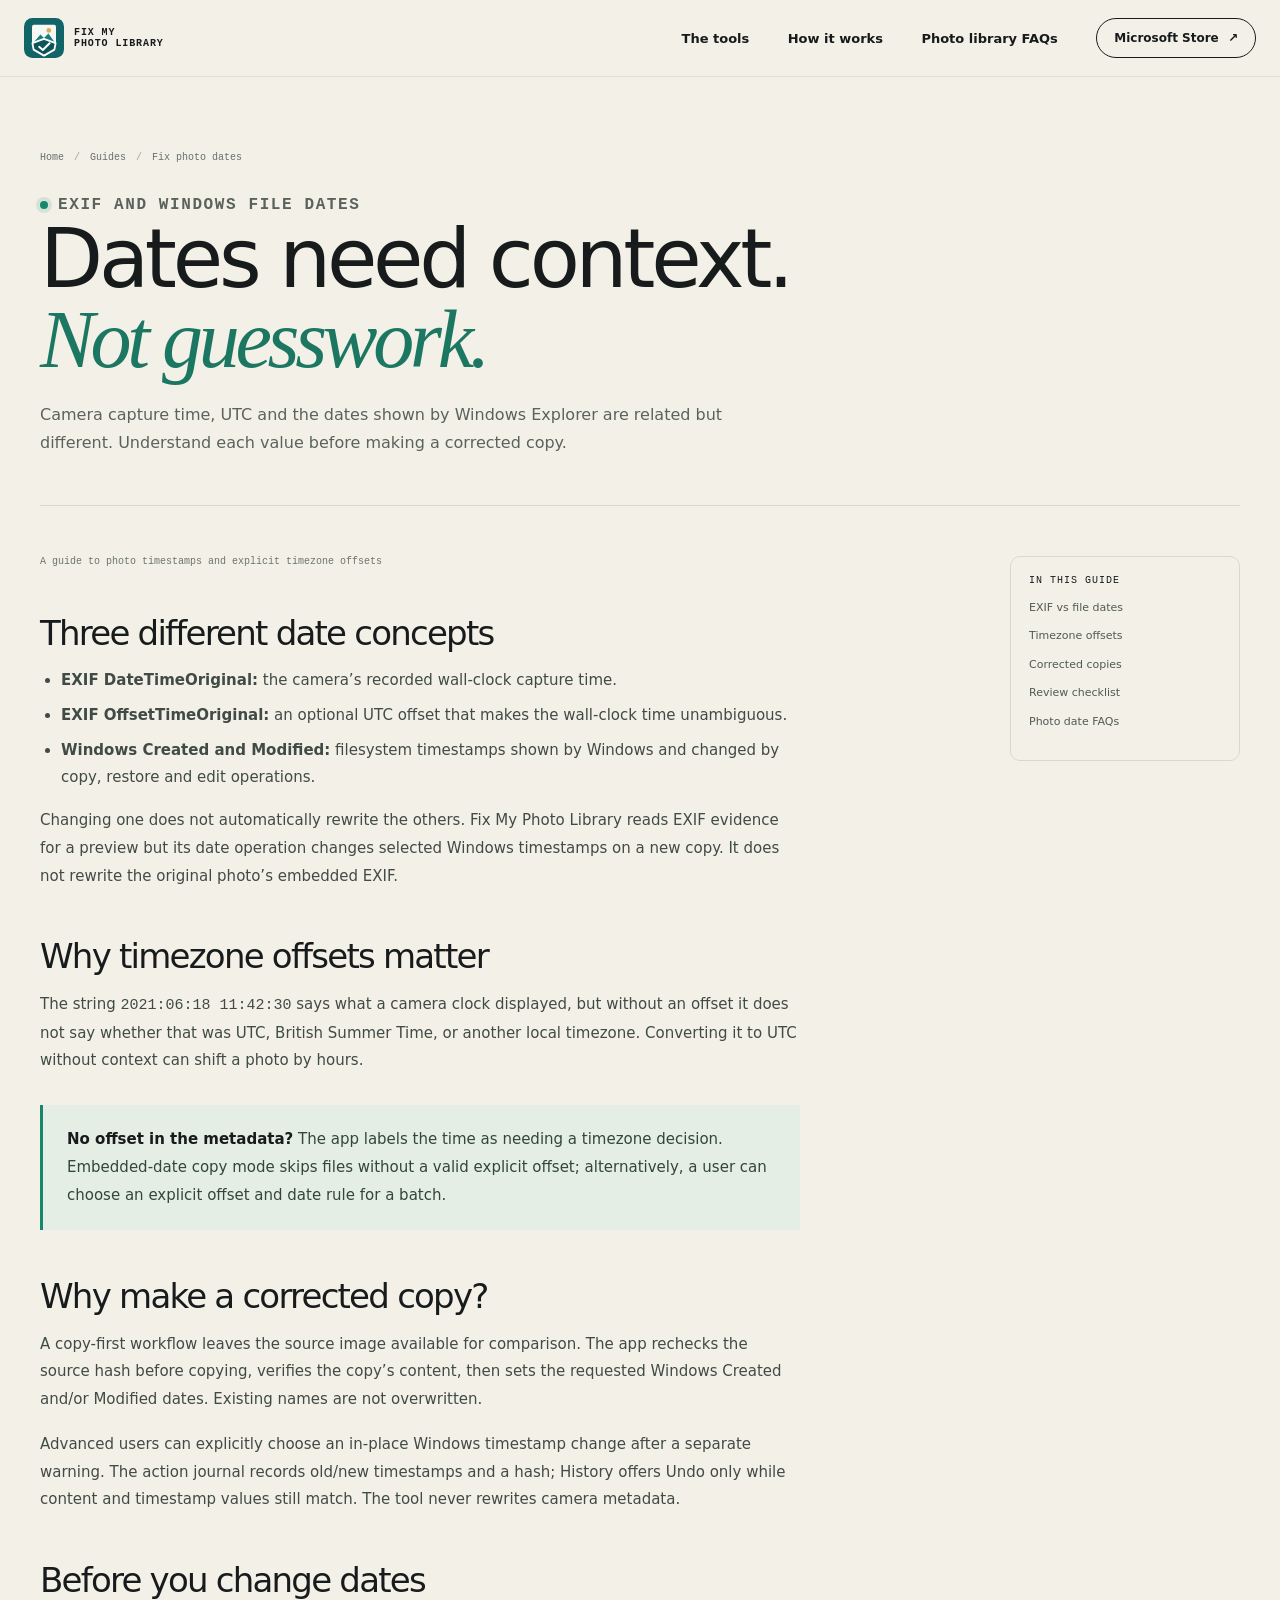
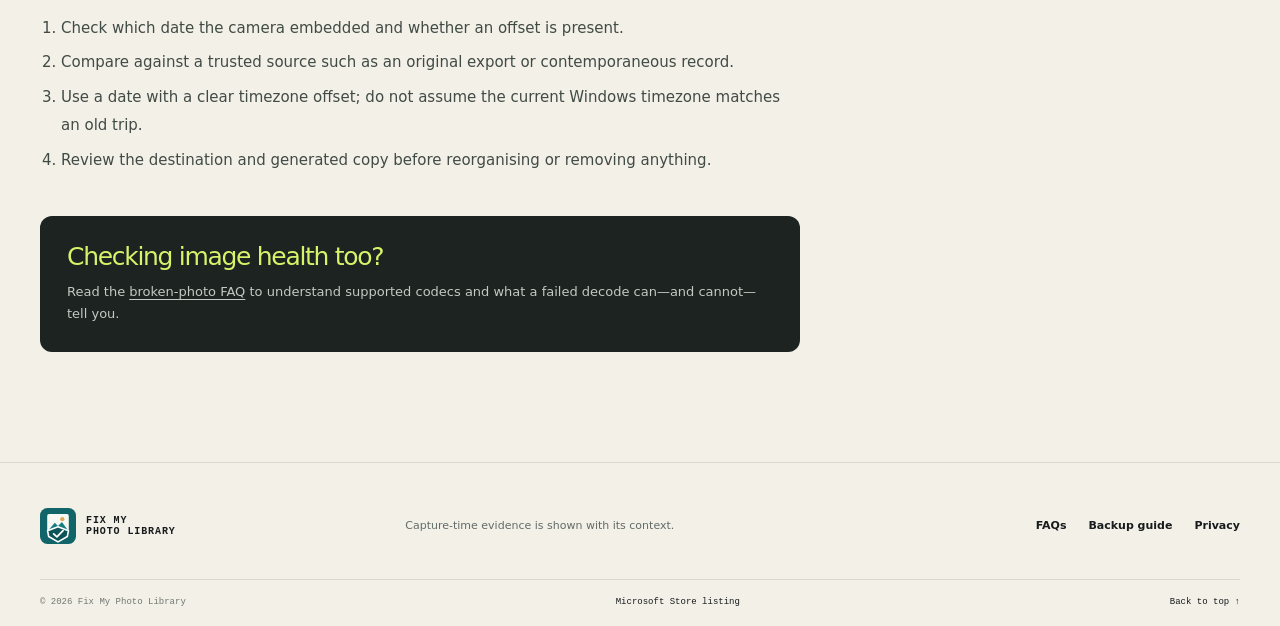
<file: guides/fix-photo-dates/index.html>
<!doctype html>
<html lang="en-GB">
<head>
<!-- ga:start -->
<!-- Google tag (gtag.js) -->
<script async src="https://www.googletagmanager.com/gtag/js?id=G-S093L3PEBR"></script>
<script>
  window.dataLayer = window.dataLayer || [];
  function gtag(){dataLayer.push(arguments);}
  gtag('js', new Date());

  gtag('config', 'G-S093L3PEBR');
</script>
<!-- ga:end -->
  <meta charset="utf-8"><meta name="viewport" content="width=device-width, initial-scale=1"><meta name="color-scheme" content="light"><meta name="theme-color" content="#f3f0e8">
  <title>Fix Wrong Photo Dates | Fix My Photo Library</title>
  <meta name="description" content="Understand EXIF DateTimeOriginal, timezone offsets and Windows Created/Modified timestamps before making corrected photo copies.">
  <link rel="canonical" href="https://nikatsam.github.io/WINAPP_Fix_My_Photo_Library_Website/guides/fix-photo-dates/">
  <link rel="icon" type="image/svg+xml" href="../../assets/favicon.svg"><link rel="stylesheet" href="../../assets/site.css">
  <script type="application/ld+json">{"@context":"https://schema.org","@graph":[{"@type":"BreadcrumbList","itemListElement":[{"@type":"ListItem","position":1,"name":"Home","item":"https://nikatsam.github.io/WINAPP_Fix_My_Photo_Library_Website/"},{"@type":"ListItem","position":2,"name":"Guides","item":"https://nikatsam.github.io/WINAPP_Fix_My_Photo_Library_Website/guides/"},{"@type":"ListItem","position":3,"name":"Fix photo dates","item":"https://nikatsam.github.io/WINAPP_Fix_My_Photo_Library_Website/guides/fix-photo-dates/"}]},{"@type":"Article","headline":"How to Fix Wrong Photo Dates on Windows Without Guessing the Timezone","description":"Understand EXIF capture time and filesystem timestamps before creating corrected photo copies.","mainEntityOfPage":"https://nikatsam.github.io/WINAPP_Fix_My_Photo_Library_Website/guides/fix-photo-dates/","inLanguage":"en-GB"}]}</script>
</head>
<body><a class="skip-link" href="#main">Skip to content</a><header class="site-header"><div class="header-inner"><a class="brand" href="../../" aria-label="Fix My Photo Library home"><img src="../../assets/favicon.svg" alt="" width="40" height="40"><span>FIX MY<br>PHOTO LIBRARY</span></a><button class="nav-toggle" type="button" aria-expanded="false" aria-controls="primary-nav"><span class="sr-only">Toggle navigation</span><span></span><span></span></button><nav class="primary-nav" id="primary-nav" aria-label="Main navigation"><a href="../../#tools">The tools</a><a href="../../#how-it-works">How it works</a><a href="../../faq/">Photo library FAQs</a><a class="nav-cta" href="https://apps.microsoft.com/detail/9N0KLW537VH8">Microsoft Store <span aria-hidden="true">↗</span></a></nav></div></header>
<main id="main"><section class="page-hero section-wrap"><nav class="breadcrumbs" aria-label="Breadcrumb"><a href="../../">Home</a><span aria-hidden="true">/</span><a href="../">Guides</a><span aria-hidden="true">/</span><span aria-current="page">Fix photo dates</span></nav><p class="eyebrow"><span class="eyebrow-dot"></span> EXIF and Windows file dates</p><h1>Dates need context.<br><em>Not guesswork.</em></h1><p>Camera capture time, UTC and the dates shown by Windows Explorer are related but different. Understand each value before making a corrected copy.</p></section>
<section class="article-layout section-wrap"><article class="article-body"><p class="privacy-updated">A guide to photo timestamps and explicit timezone offsets</p>
  <h2 id="three-dates">Three different date concepts</h2><ul><li><b>EXIF DateTimeOriginal:</b> the camera’s recorded wall-clock capture time.</li><li><b>EXIF OffsetTimeOriginal:</b> an optional UTC offset that makes the wall-clock time unambiguous.</li><li><b>Windows Created and Modified:</b> filesystem timestamps shown by Windows and changed by copy, restore and edit operations.</li></ul><p>Changing one does not automatically rewrite the others. Fix My Photo Library reads EXIF evidence for a preview but its date operation changes selected Windows timestamps on a new copy. It does not rewrite the original photo’s embedded EXIF.</p>
  <h2 id="offsets">Why timezone offsets matter</h2><p>The string <code>2021:06:18 11:42:30</code> says what a camera clock displayed, but without an offset it does not say whether that was UTC, British Summer Time, or another local timezone. Converting it to UTC without context can shift a photo by hours.</p><div class="article-callout"><strong>No offset in the metadata?</strong> The app labels the time as needing a timezone decision. Embedded-date copy mode skips files without a valid explicit offset; alternatively, a user can choose an explicit offset and date rule for a batch.</div>
  <h2 id="copy-first">Why make a corrected copy?</h2><p>A copy-first workflow leaves the source image available for comparison. The app rechecks the source hash before copying, verifies the copy’s content, then sets the requested Windows Created and/or Modified dates. Existing names are not overwritten.</p><p>Advanced users can explicitly choose an in-place Windows timestamp change after a separate warning. The action journal records old/new timestamps and a hash; History offers Undo only while content and timestamp values still match. The tool never rewrites camera metadata.</p>
  <h2 id="review">Before you change dates</h2><ol><li>Check which date the camera embedded and whether an offset is present.</li><li>Compare against a trusted source such as an original export or contemporaneous record.</li><li>Use a date with a clear timezone offset; do not assume the current Windows timezone matches an old trip.</li><li>Review the destination and generated copy before reorganising or removing anything.</li></ol>
  <div class="page-cta"><h2>Checking image health too?</h2><p>Read the <a href="../../faq/#broken-photo">broken-photo FAQ</a> to understand supported codecs and what a failed decode can—and cannot—tell you.</p></div>
</article><aside class="article-aside"><h2>In this guide</h2><nav aria-label="Guide sections"><a href="#three-dates">EXIF vs file dates</a><a href="#offsets">Timezone offsets</a><a href="#copy-first">Corrected copies</a><a href="#review">Review checklist</a><a href="../../faq/#camera-dates">Photo date FAQs</a></nav></aside></section></main>
<footer class="site-footer"><div class="footer-main section-wrap"><a class="brand brand-footer" href="../../"><img src="../../assets/favicon.svg" alt="" width="36" height="36"><span>FIX MY<br>PHOTO LIBRARY</span></a><p>Capture-time evidence is shown with its context.</p><nav aria-label="Footer"><a href="../../faq/">FAQs</a><a href="../verify-photo-backup/">Backup guide</a><a href="../../privacy/">Privacy</a></nav></div><div class="footer-bottom section-wrap"><span>© 2026 Fix My Photo Library</span><span><a href="https://apps.microsoft.com/detail/9N0KLW537VH8">Microsoft Store listing</a></span><a href="#main">Back to top ↑</a></div></footer><script src="../../assets/site.js" defer></script>
</body></html>
</file>
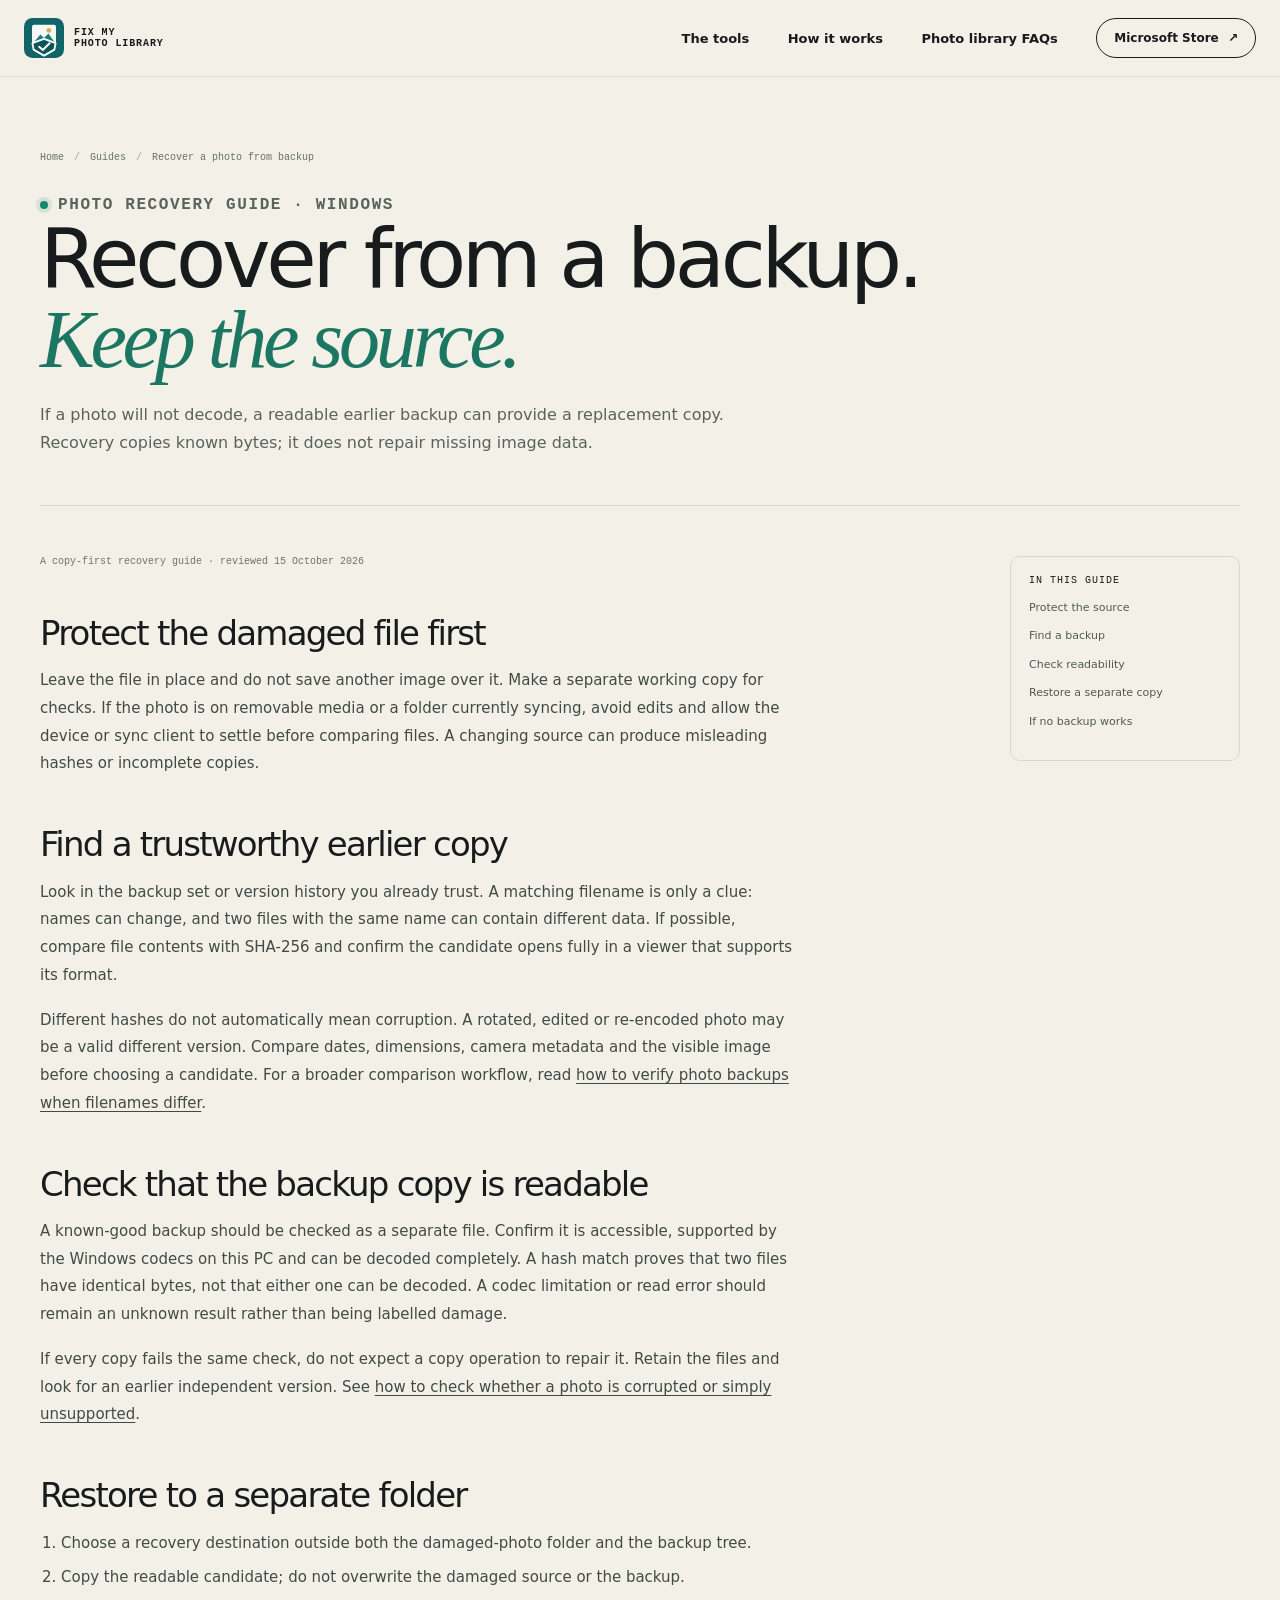
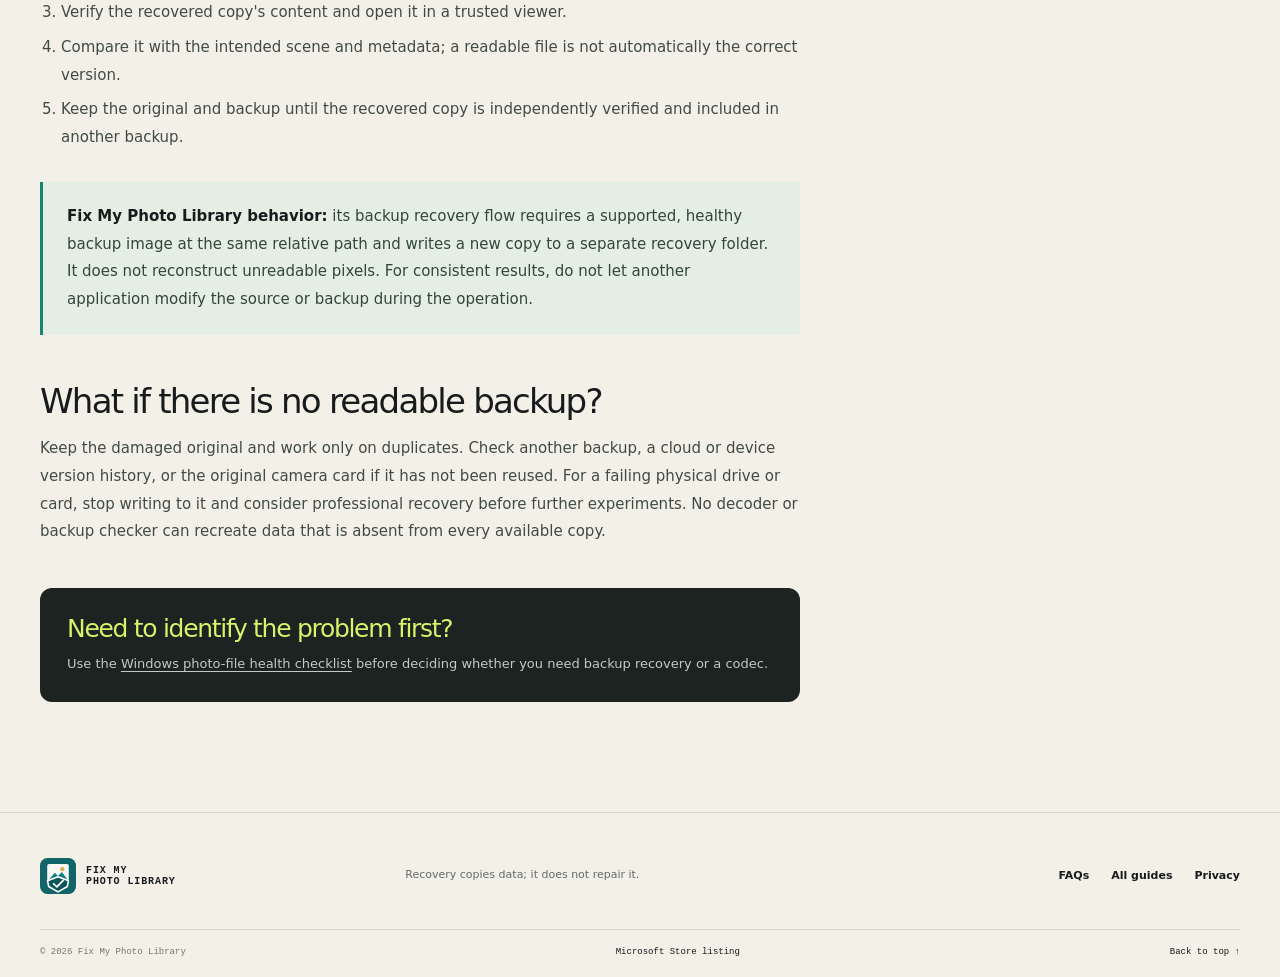
<file: guides/recover-photo-from-backup/index.html>
<!doctype html>
<html lang="en-GB">
<head>
<!-- ga:start -->
<!-- Google tag (gtag.js) -->
<script async src="https://www.googletagmanager.com/gtag/js?id=G-S093L3PEBR"></script>
<script>
  window.dataLayer = window.dataLayer || [];
  function gtag(){dataLayer.push(arguments);}
  gtag('js', new Date());

  gtag('config', 'G-S093L3PEBR');
</script>
<!-- ga:end -->
  <meta charset="utf-8"><meta name="viewport" content="width=device-width, initial-scale=1"><meta name="color-scheme" content="light"><meta name="theme-color" content="#f3f0e8">
  <title>Recover a Damaged Photo from Backup | Fix My Photo Library</title>
  <meta name="description" content="A careful Windows workflow for finding and verifying a readable photo in an earlier backup, then restoring it to a separate folder without overwriting the source.">
  <link rel="canonical" href="https://nikatsam.github.io/WINAPP_Fix_My_Photo_Library_Website/guides/recover-photo-from-backup/">
  <link rel="icon" type="image/svg+xml" href="../../assets/favicon.svg"><link rel="stylesheet" href="../../assets/site.css">
  <meta property="og:type" content="article"><meta property="og:title" content="Recover a Damaged Photo from a Windows Backup"><meta property="og:description" content="Find a readable earlier copy, verify it, and recover to a separate folder without confusing recovery with image repair."><meta property="og:url" content="https://nikatsam.github.io/WINAPP_Fix_My_Photo_Library_Website/guides/recover-photo-from-backup/">
  <script type="application/ld+json">{"@context":"https://schema.org","@graph":[{"@type":"BreadcrumbList","itemListElement":[{"@type":"ListItem","position":1,"name":"Home","item":"https://nikatsam.github.io/WINAPP_Fix_My_Photo_Library_Website/"},{"@type":"ListItem","position":2,"name":"Guides","item":"https://nikatsam.github.io/WINAPP_Fix_My_Photo_Library_Website/guides/"},{"@type":"ListItem","position":3,"name":"Recover a photo from backup","item":"https://nikatsam.github.io/WINAPP_Fix_My_Photo_Library_Website/guides/recover-photo-from-backup/"}]},{"@type":"Article","headline":"Recover a Damaged Photo from a Windows Backup","description":"A careful, copy-first process for finding a readable earlier photo copy in a backup.","mainEntityOfPage":"https://nikatsam.github.io/WINAPP_Fix_My_Photo_Library_Website/guides/recover-photo-from-backup/","inLanguage":"en-GB"}]}</script>
</head>
<body><a class="skip-link" href="#main">Skip to content</a>
  <header class="site-header"><div class="header-inner"><a class="brand" href="../../" aria-label="Fix My Photo Library home"><img src="../../assets/favicon.svg" alt="" width="40" height="40"><span>FIX MY<br>PHOTO LIBRARY</span></a><button class="nav-toggle" type="button" aria-expanded="false" aria-controls="primary-nav"><span class="sr-only">Toggle navigation</span><span></span><span></span></button><nav class="primary-nav" id="primary-nav" aria-label="Main navigation"><a href="../../#tools">The tools</a><a href="../../#how-it-works">How it works</a><a href="../../faq/">Photo library FAQs</a><a class="nav-cta" href="https://apps.microsoft.com/detail/9N0KLW537VH8">Microsoft Store <span aria-hidden="true">↗</span></a></nav></div></header>
  <main id="main"><section class="page-hero section-wrap"><nav class="breadcrumbs" aria-label="Breadcrumb"><a href="../../">Home</a><span aria-hidden="true">/</span><a href="../">Guides</a><span aria-hidden="true">/</span><span aria-current="page">Recover a photo from backup</span></nav><p class="eyebrow"><span class="eyebrow-dot"></span> Photo recovery guide · Windows</p><h1>Recover from a backup.<br><em>Keep the source.</em></h1><p>If a photo will not decode, a readable earlier backup can provide a replacement copy. Recovery copies known bytes; it does not repair missing image data.</p></section>
    <section class="article-layout section-wrap"><article class="article-body"><p class="privacy-updated">A copy-first recovery guide · reviewed 15 October 2026</p>
      <h2 id="protect">Protect the damaged file first</h2><p>Leave the file in place and do not save another image over it. Make a separate working copy for checks. If the photo is on removable media or a folder currently syncing, avoid edits and allow the device or sync client to settle before comparing files. A changing source can produce misleading hashes or incomplete copies.</p>
      <h2 id="find-backup">Find a trustworthy earlier copy</h2><p>Look in the backup set or version history you already trust. A matching filename is only a clue: names can change, and two files with the same name can contain different data. If possible, compare file contents with SHA-256 and confirm the candidate opens fully in a viewer that supports its format.</p><p>Different hashes do not automatically mean corruption. A rotated, edited or re-encoded photo may be a valid different version. Compare dates, dimensions, camera metadata and the visible image before choosing a candidate. For a broader comparison workflow, read <a href="../verify-photo-backup/">how to verify photo backups when filenames differ</a>.</p>
      <h2 id="check-health">Check that the backup copy is readable</h2><p>A known-good backup should be checked as a separate file. Confirm it is accessible, supported by the Windows codecs on this PC and can be decoded completely. A hash match proves that two files have identical bytes, not that either one can be decoded. A codec limitation or read error should remain an unknown result rather than being labelled damage.</p><p>If every copy fails the same check, do not expect a copy operation to repair it. Retain the files and look for an earlier independent version. See <a href="../check-photo-file-health/">how to check whether a photo is corrupted or simply unsupported</a>.</p>
      <h2 id="restore-copy">Restore to a separate folder</h2><ol><li>Choose a recovery destination outside both the damaged-photo folder and the backup tree.</li><li>Copy the readable candidate; do not overwrite the damaged source or the backup.</li><li>Verify the recovered copy's content and open it in a trusted viewer.</li><li>Compare it with the intended scene and metadata; a readable file is not automatically the correct version.</li><li>Keep the original and backup until the recovered copy is independently verified and included in another backup.</li></ol>
      <div class="article-callout"><strong>Fix My Photo Library behavior:</strong> its backup recovery flow requires a supported, healthy backup image at the same relative path and writes a new copy to a separate recovery folder. It does not reconstruct unreadable pixels. For consistent results, do not let another application modify the source or backup during the operation.</div>
      <h2 id="limits">What if there is no readable backup?</h2><p>Keep the damaged original and work only on duplicates. Check another backup, a cloud or device version history, or the original camera card if it has not been reused. For a failing physical drive or card, stop writing to it and consider professional recovery before further experiments. No decoder or backup checker can recreate data that is absent from every available copy.</p>
      <div class="page-cta"><h2>Need to identify the problem first?</h2><p>Use the <a href="../check-photo-file-health/">Windows photo-file health checklist</a> before deciding whether you need backup recovery or a codec.</p></div>
    </article><aside class="article-aside"><h2>In this guide</h2><nav aria-label="Guide sections"><a href="#protect">Protect the source</a><a href="#find-backup">Find a backup</a><a href="#check-health">Check readability</a><a href="#restore-copy">Restore a separate copy</a><a href="#limits">If no backup works</a></nav></aside></section></main>
  <footer class="site-footer"><div class="footer-main section-wrap"><a class="brand brand-footer" href="../../"><img src="../../assets/favicon.svg" alt="" width="36" height="36"><span>FIX MY<br>PHOTO LIBRARY</span></a><p>Recovery copies data; it does not repair it.</p><nav aria-label="Footer"><a href="../../faq/">FAQs</a><a href="../">All guides</a><a href="../../privacy/">Privacy</a></nav></div><div class="footer-bottom section-wrap"><span>© 2026 Fix My Photo Library</span><span><a href="https://apps.microsoft.com/detail/9N0KLW537VH8">Microsoft Store listing</a></span><a href="#main">Back to top ↑</a></div></footer><script src="../../assets/site.js" defer></script>
</body></html>
</file>
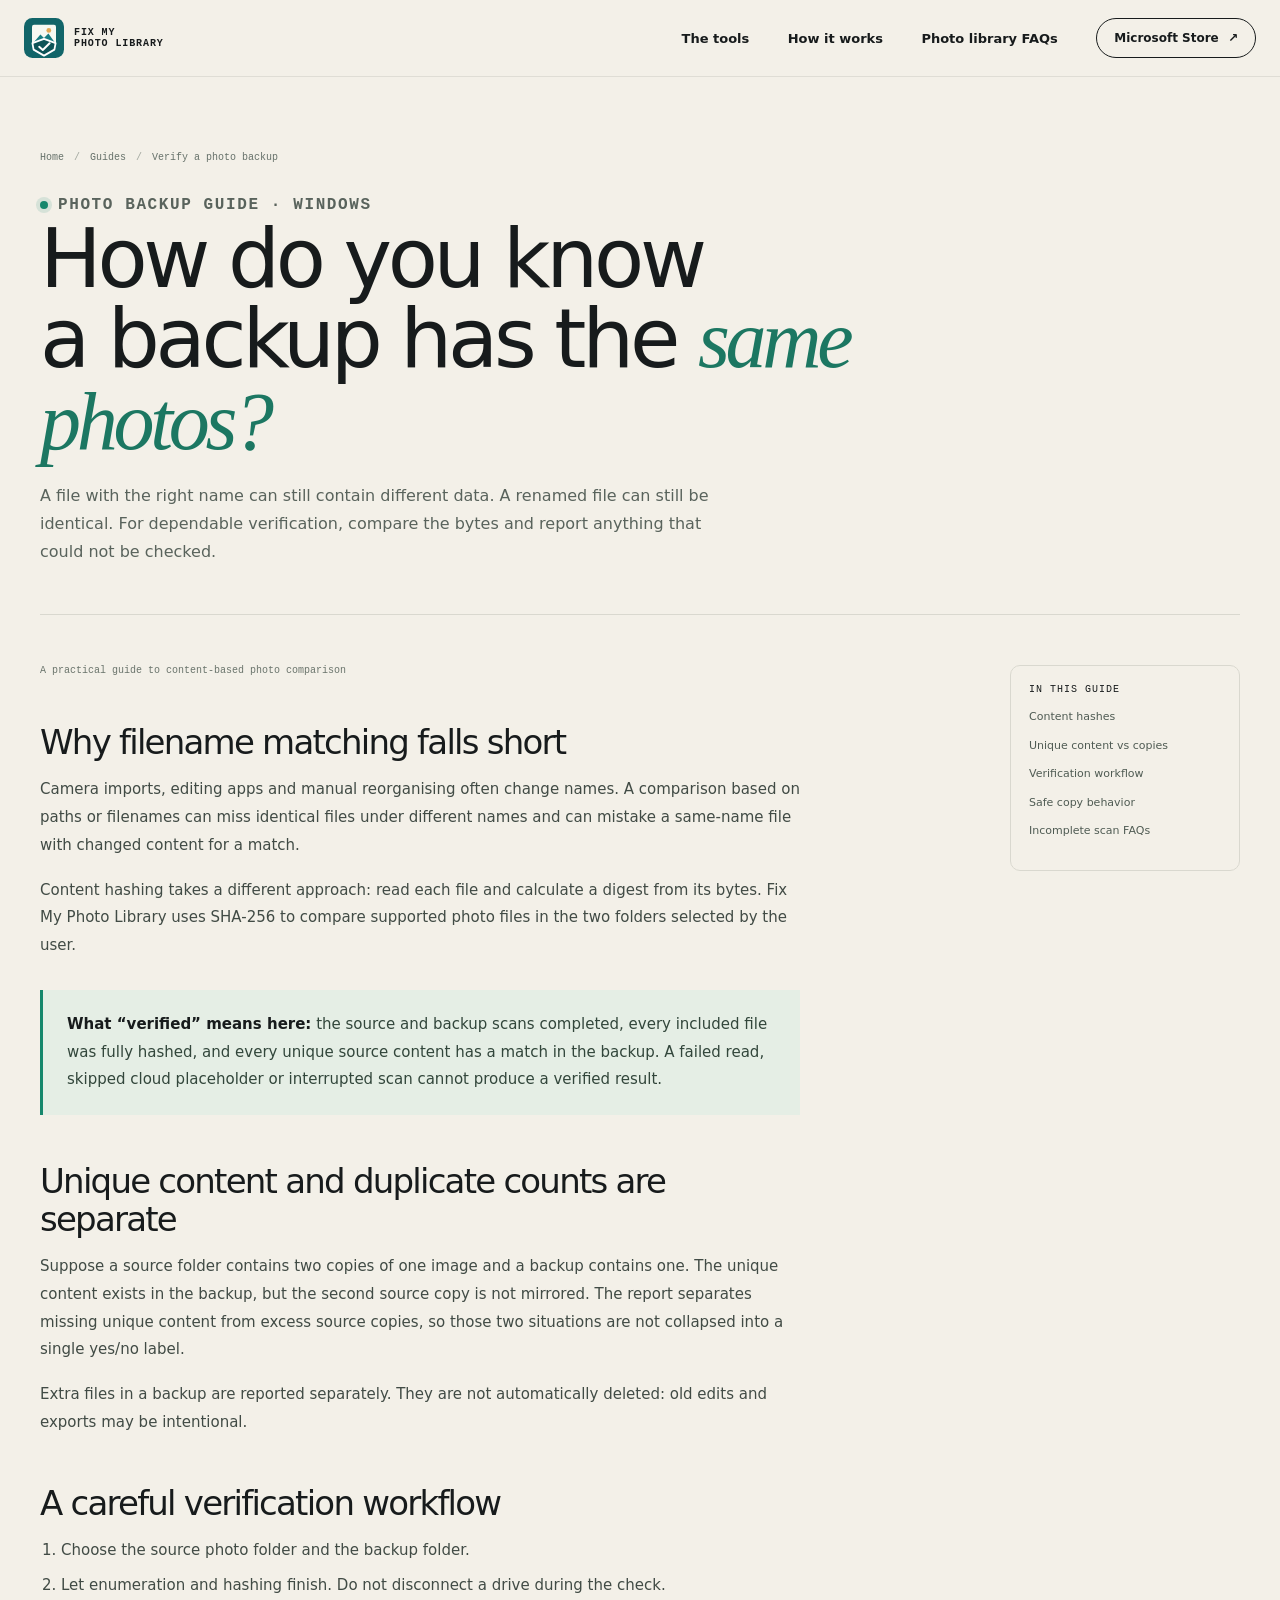
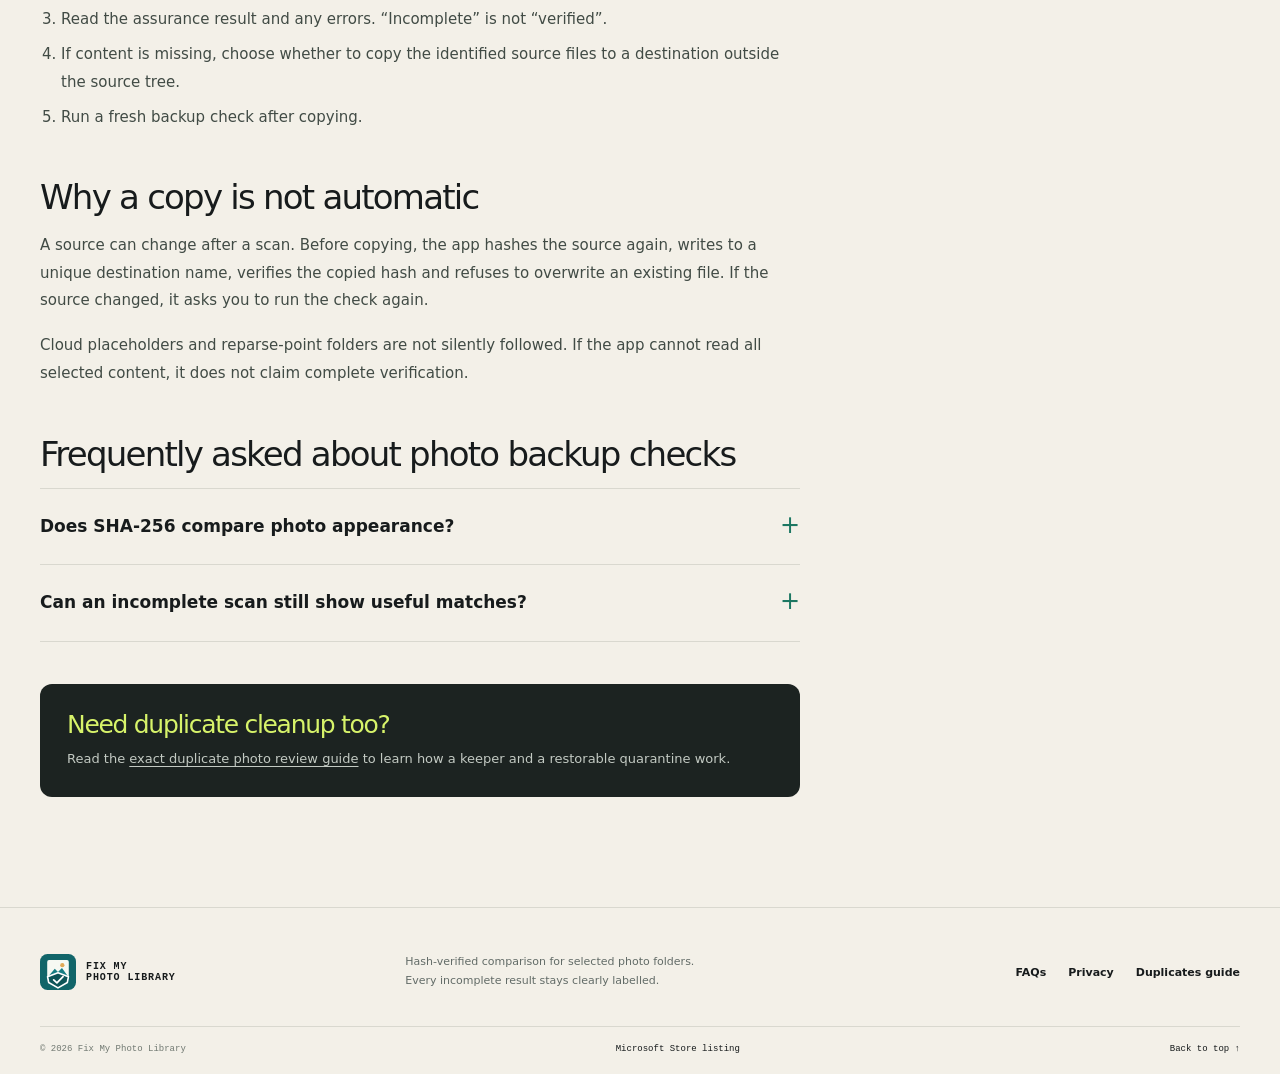
<file: guides/verify-photo-backup/index.html>
<!doctype html>
<html lang="en-GB">
<head>
<!-- ga:start -->
<!-- Google tag (gtag.js) -->
<script async src="https://www.googletagmanager.com/gtag/js?id=G-S093L3PEBR"></script>
<script>
  window.dataLayer = window.dataLayer || [];
  function gtag(){dataLayer.push(arguments);}
  gtag('js', new Date());

  gtag('config', 'G-S093L3PEBR');
</script>
<!-- ga:end -->
  <meta charset="utf-8"><meta name="viewport" content="width=device-width, initial-scale=1"><meta name="color-scheme" content="light"><meta name="theme-color" content="#f3f0e8">
  <title>Verify a Photo Backup by Content | Fix My Photo Library</title>
  <meta name="description" content="Learn why filenames do not prove a photo backup is complete, how SHA-256 content checks compare renamed photos, and what an incomplete result means on Windows.">
  <link rel="canonical" href="https://nikatsam.github.io/WINAPP_Fix_My_Photo_Library_Website/guides/verify-photo-backup/">
  <link rel="icon" type="image/svg+xml" href="../../assets/favicon.svg"><link rel="stylesheet" href="../../assets/site.css">
  <meta property="og:type" content="article"><meta property="og:title" content="How to Verify a Photo Backup When Names Differ"><meta property="og:description" content="A practical guide to content hashes, duplicate counts, unreadable files and honest backup verification."><meta property="og:url" content="https://nikatsam.github.io/WINAPP_Fix_My_Photo_Library_Website/guides/verify-photo-backup/">
  <script type="application/ld+json">{"@context":"https://schema.org","@graph":[{"@type":"BreadcrumbList","itemListElement":[{"@type":"ListItem","position":1,"name":"Home","item":"https://nikatsam.github.io/WINAPP_Fix_My_Photo_Library_Website/"},{"@type":"ListItem","position":2,"name":"Guides","item":"https://nikatsam.github.io/WINAPP_Fix_My_Photo_Library_Website/guides/"},{"@type":"ListItem","position":3,"name":"Verify a photo backup","item":"https://nikatsam.github.io/WINAPP_Fix_My_Photo_Library_Website/guides/verify-photo-backup/"}]},{"@type":"Article","headline":"How to Verify a Photo Backup When Photo Filenames Differ","description":"A practical guide to comparing photo backup contents with cryptographic hashes.","mainEntityOfPage":"https://nikatsam.github.io/WINAPP_Fix_My_Photo_Library_Website/guides/verify-photo-backup/","inLanguage":"en-GB"}]}</script>
</head>
<body><a class="skip-link" href="#main">Skip to content</a>
  <header class="site-header"><div class="header-inner"><a class="brand" href="../../" aria-label="Fix My Photo Library home"><img src="../../assets/favicon.svg" alt="" width="40" height="40"><span>FIX MY<br>PHOTO LIBRARY</span></a><button class="nav-toggle" type="button" aria-expanded="false" aria-controls="primary-nav"><span class="sr-only">Toggle navigation</span><span></span><span></span></button><nav class="primary-nav" id="primary-nav" aria-label="Main navigation"><a href="../../#tools">The tools</a><a href="../../#how-it-works">How it works</a><a href="../../faq/">Photo library FAQs</a><a class="nav-cta" href="https://apps.microsoft.com/detail/9N0KLW537VH8">Microsoft Store <span aria-hidden="true">↗</span></a></nav></div></header>
  <main id="main"><section class="page-hero section-wrap"><nav class="breadcrumbs" aria-label="Breadcrumb"><a href="../../">Home</a><span aria-hidden="true">/</span><a href="../../faq/">Guides</a><span aria-hidden="true">/</span><span aria-current="page">Verify a photo backup</span></nav><p class="eyebrow"><span class="eyebrow-dot"></span> Photo backup guide · Windows</p><h1>How do you know<br>a backup has the <em>same photos?</em></h1><p>A file with the right name can still contain different data. A renamed file can still be identical. For dependable verification, compare the bytes and report anything that could not be checked.</p></section>
    <section class="article-layout section-wrap"><article class="article-body">
      <p class="privacy-updated">A practical guide to content-based photo comparison</p>
      <h2 id="filenames">Why filename matching falls short</h2><p>Camera imports, editing apps and manual reorganising often change names. A comparison based on paths or filenames can miss identical files under different names and can mistake a same-name file with changed content for a match.</p><p>Content hashing takes a different approach: read each file and calculate a digest from its bytes. Fix My Photo Library uses SHA-256 to compare supported photo files in the two folders selected by the user.</p>
      <div class="article-callout"><strong>What “verified” means here:</strong> the source and backup scans completed, every included file was fully hashed, and every unique source content has a match in the backup. A failed read, skipped cloud placeholder or interrupted scan cannot produce a verified result.</div>
      <h2 id="multiplicity">Unique content and duplicate counts are separate</h2><p>Suppose a source folder contains two copies of one image and a backup contains one. The unique content exists in the backup, but the second source copy is not mirrored. The report separates missing unique content from excess source copies, so those two situations are not collapsed into a single yes/no label.</p><p>Extra files in a backup are reported separately. They are not automatically deleted: old edits and exports may be intentional.</p>
      <h2 id="workflow">A careful verification workflow</h2><ol><li>Choose the source photo folder and the backup folder.</li><li>Let enumeration and hashing finish. Do not disconnect a drive during the check.</li><li>Read the assurance result and any errors. “Incomplete” is not “verified”.</li><li>If content is missing, choose whether to copy the identified source files to a destination outside the source tree.</li><li>Run a fresh backup check after copying.</li></ol>
      <h2 id="safe-copy">Why a copy is not automatic</h2><p>A source can change after a scan. Before copying, the app hashes the source again, writes to a unique destination name, verifies the copied hash and refuses to overwrite an existing file. If the source changed, it asks you to run the check again.</p><p>Cloud placeholders and reparse-point folders are not silently followed. If the app cannot read all selected content, it does not claim complete verification.</p>
      <h2 id="questions">Frequently asked about photo backup checks</h2><div class="qa-list"><details class="qa-item"><summary><h2>Does SHA-256 compare photo appearance?</h2></summary><div class="qa-answer"><p>No. It compares bytes. Two visually identical exports encoded with different metadata or compression may have different hashes. This tool deliberately labels only byte-identical content as a match.</p></div></details><details class="qa-item"><summary><h2>Can an incomplete scan still show useful matches?</h2></summary><div class="qa-answer"><p>Yes, partial matches can be listed for review. They do not establish that every photo is backed up, so the assurance remains incomplete.</p></div></details></div>
      <div class="page-cta"><h2>Need duplicate cleanup too?</h2><p>Read the <a href="../find-duplicate-photos/">exact duplicate photo review guide</a> to learn how a keeper and a restorable quarantine work.</p></div>
    </article><aside class="article-aside"><h2>In this guide</h2><nav aria-label="Guide sections"><a href="#filenames">Content hashes</a><a href="#multiplicity">Unique content vs copies</a><a href="#workflow">Verification workflow</a><a href="#safe-copy">Safe copy behavior</a><a href="../../faq/#partial-backup">Incomplete scan FAQs</a></nav></aside></section>
  </main>
  <footer class="site-footer"><div class="footer-main section-wrap"><a class="brand brand-footer" href="../../"><img src="../../assets/favicon.svg" alt="" width="36" height="36"><span>FIX MY<br>PHOTO LIBRARY</span></a><p>Hash-verified comparison for selected photo folders.<br>Every incomplete result stays clearly labelled.</p><nav aria-label="Footer"><a href="../../faq/">FAQs</a><a href="../../privacy/">Privacy</a><a href="../find-duplicate-photos/">Duplicates guide</a></nav></div><div class="footer-bottom section-wrap"><span>© 2026 Fix My Photo Library</span><span><a href="https://apps.microsoft.com/detail/9N0KLW537VH8">Microsoft Store listing</a></span><a href="#main">Back to top ↑</a></div></footer><script src="../../assets/site.js" defer></script>
</body></html>
</file>
<file: assets/site.css>
:root {
  color-scheme: light;
  --paper: #f3f0e8;
  --white: #fffdf8;
  --ink: #171b1c;
  --muted: #626b67;
  --line: #d9d8cf;
  --lime: #d7f36a;
  --coral: #ff765f;
  --teal: #99d7c4;
  --serif: Georgia, 'Times New Roman', serif;
  --sans: 'Segoe UI', Inter, system-ui, -apple-system, BlinkMacSystemFont, sans-serif;
  --mono: 'Cascadia Code', 'SFMono-Regular', Consolas, monospace;
  --wrap: 1200px;
}

* { box-sizing: border-box; }
html { scroll-behavior: smooth; scroll-padding-top: 92px; }
body { margin: 0; background: var(--paper); color: var(--ink); font-family: var(--sans); -webkit-font-smoothing: antialiased; }
img { display: block; max-width: 100%; }
a { color: inherit; text-decoration: none; }
button, a { -webkit-tap-highlight-color: transparent; }
a:focus-visible, button:focus-visible, summary:focus-visible { outline: 3px solid #087c68; outline-offset: 4px; }
.section-wrap { width: min(var(--wrap), calc(100% - 64px)); margin-inline: auto; }
.sr-only { position: absolute; width: 1px; height: 1px; padding: 0; margin: -1px; overflow: hidden; clip: rect(0,0,0,0); white-space: nowrap; border: 0; }
.skip-link { position: fixed; z-index: 100; top: 12px; left: 12px; padding: 12px 18px; transform: translateY(-160%); border-radius: 999px; background: var(--lime); color: var(--ink); font-weight: 700; }
.skip-link:focus { transform: translateY(0); }

.site-header { position: sticky; z-index: 20; top: 0; border-bottom: 1px solid rgb(23 27 28 / 9%); background: rgb(243 240 232 / 90%); backdrop-filter: blur(16px); }
.header-inner { width: min(1340px, calc(100% - 48px)); min-height: 76px; margin-inline: auto; display: flex; align-items: center; justify-content: space-between; gap: 32px; }
.brand { display: inline-flex; align-items: center; gap: 10px; font: 800 10px/1.1 var(--mono); letter-spacing: .09em; }
.brand img { width: 40px; height: 40px; }
.primary-nav { display: flex; align-items: center; gap: clamp(18px, 3vw, 40px); font-size: 13px; font-weight: 650; }
.primary-nav > a:not(.nav-cta), .site-footer nav a { transition: opacity .2s ease; }
.primary-nav > a:not(.nav-cta):hover, .site-footer nav a:hover { opacity: .58; }
.nav-cta { padding: 12px 17px; border: 1px solid var(--ink); border-radius: 999px; font-size: 12px; }
.nav-cta span { padding-left: 5px; }
.nav-toggle { display: none; }

.hero { min-height: 700px; padding-top: 95px; padding-bottom: 110px; display: grid; grid-template-columns: .9fr 1.1fr; align-items: center; gap: 36px; position: relative; }
.hero-copy { position: relative; z-index: 2; padding-bottom: 50px; }
.eyebrow, .section-kicker { font: 600 10px/1.4 var(--mono); letter-spacing: .1em; text-transform: uppercase; }
.eyebrow { display: flex; align-items: center; gap: 10px; color: #4b5952; }
.eyebrow-dot { width: 8px; height: 8px; border-radius: 50%; background: #16876c; box-shadow: 0 0 0 4px rgb(22 135 108 / 13%); }
h1, h2, h3, p { margin-top: 0; }
h1, h2 { font-weight: 520; letter-spacing: -.052em; }
h1 { max-width: 700px; margin: 22px 0 22px; font-size: clamp(56px, 7.1vw, 96px); line-height: .98; }
h1 em, h2 em { font-family: var(--serif); font-weight: 400; }
.hero-lede { max-width: 500px; color: #4e5854; font-size: 17px; line-height: 1.7; }
.hero-actions { display: flex; flex-wrap: wrap; align-items: center; gap: 22px; margin-top: 30px; }
.button { display: inline-flex; min-height: 52px; padding: 0 22px; align-items: center; justify-content: center; gap: 20px; border-radius: 999px; font-weight: 700; font-size: 13px; transition: transform .2s ease, box-shadow .2s ease; }
.button:hover { transform: translateY(-3px); box-shadow: 0 9px 22px rgb(0 0 0 / 14%); }
.button-dark { background: var(--ink); color: var(--white); }
.button-light { background: var(--lime); color: var(--ink); }
.text-link, .arrow-link { border-bottom: 1px solid currentColor; padding-bottom: 4px; font-size: 12px; font-weight: 700; }
.text-link span, .arrow-link span { padding-left: 4px; }
.trust-points { display: flex; flex-wrap: wrap; gap: 12px 22px; margin: 40px 0 0; padding: 0; list-style: none; color: #49514c; font: 10px var(--mono); }
.trust-points li { display: flex; align-items: center; gap: 7px; }
.trust-points span { color: #8f9990; font-size: 9px; }
.hero-visual { min-height: 470px; position: relative; display: grid; place-items: center; }
.orbit { position: absolute; border: 1px solid rgb(29 56 49 / 12%); border-radius: 50%; pointer-events: none; }
.orbit-one { width: min(42vw, 520px); aspect-ratio: 1; transform: rotate(-21deg) scaleY(.68); }
.orbit-two { width: min(48vw, 600px); aspect-ratio: 1; transform: rotate(31deg) scaleY(.68); }
.hero-screen { z-index: 1; width: min(100%, 630px); margin: 0; padding: 9px 9px 0; overflow: hidden; transform: rotate(2.2deg); border: 1px solid #262c2b; border-radius: 13px; background: #202625; box-shadow: 0 28px 70px rgb(23 27 28 / 23%); animation: screen-float 7s ease-in-out infinite; }
.hero-screen img { display: block; width: 100%; height: auto; aspect-ratio: 1366 / 768; object-fit: contain; border-radius: 7px 7px 0 0; }
.image-expand { position: relative; display: block; width: 100%; height: auto; padding: 0; overflow: hidden; border: 0; background: transparent; color: inherit; cursor: zoom-in; text-align: left; }
.expand-cue { position: absolute; right: 12px; bottom: 12px; padding: 8px 11px; transform: translateY(5px); border: 1px solid rgb(255 255 255 / 30%); border-radius: 999px; background: rgb(20 27 25 / 88%); color: #fff; opacity: 0; transition: opacity .2s ease, transform .2s ease; font: 10px var(--mono); }
.image-expand:hover .expand-cue, .image-expand:focus-visible .expand-cue { transform: translateY(0); opacity: 1; }
.hero-screen .image-expand { border-radius: 7px 7px 0 0; }
.hero-screen figcaption { padding: 9px 10px; color: #d8ddd9; text-align: right; font: 9px var(--mono); }
.hero-note { position: absolute; z-index: 3; display: flex; align-items: center; gap: 10px; padding: 12px 15px; border: 1px solid rgb(23 27 28 / 12%); border-radius: 12px; background: var(--white); box-shadow: 0 12px 35px rgb(23 27 28 / 10%); font-size: 10px; }
.hero-note b, .hero-note small { display: block; }
.hero-note b { margin-bottom: 3px; font-size: 11px; }
.hero-note small { color: var(--muted); font-size: 9px; }
.note-icon { display: grid; width: 30px; height: 30px; place-items: center; border-radius: 50%; background: var(--lime); font-size: 18px; }
.note-top { top: 43px; right: -4px; transform: rotate(3deg); }
.note-bottom { bottom: 35px; left: -12px; transform: rotate(-4deg); }
.shield-mark { display: grid; width: 31px; height: 34px; place-items: center; background: var(--teal); clip-path: polygon(50% 0, 100% 16%, 92% 72%, 50% 100%, 8% 72%, 0 16%); font-weight: 900; }
.hero-spark { position: absolute; color: #e47457; font-size: 25px; animation: spark 4s ease-in-out infinite; }
.spark-one { top: 75px; left: 45px; }
.spark-two { right: 15px; bottom: 65px; font-size: 17px; animation-delay: -2s; }
.hero-ribbon { position: absolute; bottom: 0; left: 0; width: 100%; min-height: 49px; display: flex; justify-content: space-between; align-items: center; gap: 15px; border-top: 1px solid var(--line); border-bottom: 1px solid var(--line); color: #56605a; font: 9px var(--mono); letter-spacing: .08em; }
.hero-ribbon i { width: 5px; height: 5px; border-radius: 50%; background: #9ab448; }

.intro { padding-top: 120px; padding-bottom: 145px; }
.section-kicker { display: flex; justify-content: space-between; gap: 20px; color: #68716a; }
.section-kicker span:first-child { color: #252a27; }
.intro-grid { display: grid; grid-template-columns: 1.08fr .92fr; gap: 9%; align-items: end; margin-top: 40px; }
h2 { margin-bottom: 0; font-size: clamp(44px, 5.7vw, 74px); line-height: 1.02; }
.intro-body { max-width: 520px; color: #525b56; font-size: 14px; line-height: 1.8; }
.intro-body p + p { margin-top: 16px; }
.arrow-link { display: inline-block; margin-top: 13px; color: var(--ink); }

.tools-section { padding: 100px 0 115px; background: #1c2321; color: #f4f2e9; }
.tools-section .section-kicker, .safety-section .section-kicker { color: #b4bcb4; }
.tools-section .section-kicker span:first-child, .safety-section .section-kicker span:first-child { color: var(--lime); }
.tools-heading { display: flex; justify-content: space-between; align-items: end; gap: 40px; margin: 38px 0 45px; }
.tools-heading h2 { max-width: 630px; }
.tools-heading h2 em { color: var(--lime); }
.tools-heading > p { max-width: 320px; margin: 0 0 5px; color: #b5beb7; font-size: 14px; line-height: 1.7; }
.tool-grid { display: grid; grid-template-columns: repeat(4, 1fr); gap: 12px; }
.tool-card { min-height: 320px; display: flex; flex-direction: column; padding: 24px; border-radius: 12px; color: var(--ink); }
.tool-card-dark { background: #a8dfca; }
.tool-card-lime { background: var(--lime); }
.tool-card-paper { background: #f0ede5; }
.tool-card-coral { background: var(--coral); }
.card-top { display: flex; align-items: center; justify-content: space-between; margin-bottom: 32px; }
.tool-number { font: 11px var(--mono); opacity: .62; }
.tool-glyph { display: grid; width: 43px; height: 43px; place-items: center; border: 1px solid rgb(23 27 28 / 26%); border-radius: 50%; font-size: 25px; }
.tool-card h3 { margin: 0 0 12px; font-size: 21px; letter-spacing: -.035em; }
.tool-card p { margin: 0 0 22px; color: #3d4741; font-size: 12px; line-height: 1.65; }
.tool-card a { display: flex; justify-content: space-between; align-items: center; gap: 8px; margin-top: auto; padding-top: 12px; border-top: 1px solid rgb(23 27 28 / 20%); font-size: 10px; font-weight: 750; }
.tool-card a span { font-size: 15px; }

.proof-section { padding-top: 120px; padding-bottom: 125px; }
.proof-heading { display: flex; align-items: end; justify-content: space-between; gap: 40px; margin: 40px 0 42px; }
.proof-heading h2 em { color: #1c7762; }
.proof-heading p { max-width: 350px; margin: 0 0 7px; color: var(--muted); font-size: 13px; line-height: 1.65; }
.screen-gallery { display: grid; grid-template-columns: 1.18fr .82fr; gap: 15px; align-items: start; }
.screen-gallery figure { margin: 0; overflow: hidden; border: 1px solid #d3d1c8; border-radius: 10px; background: #e7e5dd; }
.screen-gallery img { width: 100%; height: auto; aspect-ratio: 16 / 9; object-fit: contain; object-position: top left; transition: transform .6s cubic-bezier(.2,.7,.2,1); }
.screen-gallery figure:hover img { transform: scale(1.015); }
.gallery-large { grid-row: span 2; }
.gallery-caption, .screen-gallery figcaption { display: flex; flex-wrap: wrap; justify-content: space-between; gap: 8px 20px; padding: 13px 15px; color: #4f5853; font-size: 10px; }
.screen-gallery figcaption b { color: var(--ink); font-size: 11px; }

.safety-section { padding: 105px 0; background: #1c2321; color: var(--white); }
.safety-grid { display: grid; grid-template-columns: 1fr .78fr; gap: 10%; align-items: center; }
.safety-copy h2 { margin: 40px 0 20px; }
.safety-copy h2 em { color: var(--lime); }
.safety-copy > p { max-width: 480px; margin-bottom: 25px; color: #bec4be; font-size: 14px; line-height: 1.75; }
.safety-list { border-top: 1px solid #505753; }
.safety-list > div { display: grid; grid-template-columns: 42px 1fr; gap: 15px; padding: 17px 0; border-bottom: 1px solid #505753; }
.safety-list > div > span { color: var(--lime); font: 10px var(--mono); }
.safety-list p { margin: 0; color: #bfc6c0; font-size: 11px; line-height: 1.7; }
.safety-list b { color: var(--white); font-size: 13px; }

.faq-teaser { padding-top: 120px; padding-bottom: 125px; }
.faq-teaser-grid { display: grid; grid-template-columns: 1fr 1fr; gap: 8%; margin-top: 44px; }
.faq-teaser h2 em { color: #1c7762; }
.faq-mini-list { border-top: 1px solid var(--line); }
.faq-mini-list a { display: flex; justify-content: space-between; gap: 20px; align-items: center; padding: 19px 0; border-bottom: 1px solid var(--line); font-size: 13px; font-weight: 600; }
.faq-mini-list b { font-size: 18px; transition: transform .2s ease; }
.faq-mini-list a:hover b { transform: translate(3px,-3px); }

.availability { padding-bottom: 110px; }
.availability-card { display: grid; grid-template-columns: 1fr 220px; gap: 40px; align-items: center; padding: clamp(30px, 6vw, 70px); border-radius: 15px; background: var(--lime); }
.availability-card .eyebrow { color: #354128; }
.availability-card h2 { margin: 23px 0 15px; font-size: clamp(42px, 5vw, 68px); }
.availability-card h2 em { color: #4b7149; }
.availability-card p:last-child { max-width: 560px; margin: 0; color: #48533c; font-size: 13px; line-height: 1.7; }
.availability-stamp { width: 185px; height: 185px; display: flex; flex-direction: column; justify-content: space-between; align-items: center; padding: 18px; transform: rotate(7deg); border: 1px solid rgb(23 27 28 / 45%); border-radius: 50%; text-align: center; }
.availability-stamp span { font: 9px var(--mono); letter-spacing: .08em; }
.availability-stamp b { font: 15px/1.1 var(--mono); letter-spacing: .04em; }

.site-footer { padding: 45px 0 20px; border-top: 1px solid var(--line); }
.footer-main { display: grid; grid-template-columns: 1fr 1.4fr 1fr; align-items: center; gap: 30px; padding-bottom: 35px; }
.brand-footer img { width: 36px; height: 36px; }
.footer-main > p { margin: 0; color: var(--muted); font-size: 11px; line-height: 1.7; }
.site-footer nav { display: flex; justify-content: flex-end; gap: 22px; font-size: 11px; font-weight: 650; }
.footer-bottom { display: flex; justify-content: space-between; gap: 20px; padding-top: 17px; border-top: 1px solid var(--line); color: #717972; font: 9px var(--mono); }
.footer-bottom a { color: var(--ink); }

/* Editorial pages */
.page-hero { padding: 75px 0 48px; border-bottom: 1px solid var(--line); }
.breadcrumbs { display: flex; gap: 10px; align-items: center; margin-bottom: 28px; color: #66716a; font: 10px var(--mono); }
.breadcrumbs span[aria-hidden="true"] { color: #a2a79f; }
.page-hero h1 { max-width: 900px; margin: 0 0 20px; font-size: clamp(48px, 7vw, 82px); }
.page-hero h1 em { color: #1c7762; }
.page-hero > p { max-width: 700px; margin: 0; color: #59635c; font-size: 16px; line-height: 1.75; }
.article-layout { display: grid; grid-template-columns: minmax(0, 760px) 230px; justify-content: space-between; gap: 60px; padding-top: 50px; padding-bottom: 110px; }
.article-body { color: #414b45; font-size: 15px; line-height: 1.85; }
.article-body h2 { margin: 48px 0 15px; font-size: 34px; line-height: 1.1; color: var(--ink); }
.article-body h3 { margin: 30px 0 9px; font-size: 20px; color: var(--ink); }
.article-body p { margin-bottom: 17px; }
.article-body ul, .article-body ol { padding-left: 21px; }
.article-body li { margin: 7px 0; }
.article-body a { text-decoration: underline; text-underline-offset: 3px; }
.article-callout { margin: 30px 0; padding: 21px 24px; border-left: 3px solid #16876c; background: #e5eee5; color: #32463b; }
.article-callout strong { color: var(--ink); }
.article-aside { position: sticky; top: 105px; align-self: start; padding: 18px; border: 1px solid var(--line); border-radius: 10px; }
.article-aside h2 { margin: 0 0 14px; font: 10px var(--mono); letter-spacing: .1em; text-transform: uppercase; }
.article-aside a { display: block; margin: 12px 0; color: #4f5b53; font-size: 11px; line-height: 1.5; }
.qa-list { border-top: 1px solid var(--line); }
.qa-item { border-bottom: 1px solid var(--line); }
.guide-row { display: flex; justify-content: space-between; align-items: center; gap: 20px; padding: 21px 0; color: var(--ink); }
.guide-row b { font-size: 16px; }
.guide-row small { display: inline-block; margin-top: 6px; color: var(--muted); font-size: 12px; line-height: 1.6; }
.guide-row > span:last-child { font-size: 20px; transition: transform .2s ease; }
.guide-row:hover > span:last-child { transform: translate(3px, -3px); }
.qa-item h2 { margin: 0; font: inherit; letter-spacing: normal; }
.qa-item summary { display: flex; justify-content: space-between; gap: 22px; padding: 22px 0; color: var(--ink); cursor: pointer; list-style: none; font-size: 17px; font-weight: 650; }
.qa-item summary::-webkit-details-marker { display: none; }
.qa-item summary::after { content: '+'; color: #1c7762; font: 24px var(--sans); transition: transform .2s ease; }
.qa-item[open] summary::after { transform: rotate(45deg); }
.qa-answer { max-width: 760px; padding: 0 30px 22px 0; color: #525d56; font-size: 14px; line-height: 1.8; }
.qa-answer p { margin: 0 0 10px; }
.qa-answer a { text-decoration: underline; text-underline-offset: 3px; }
.page-cta { margin-top: 42px; padding: 27px; border-radius: 12px; background: #1c2321; color: var(--white); }
.page-cta h2 { margin: 0 0 10px; color: var(--lime); font-size: 25px; }
.page-cta p { margin: 0; color: #c3cac3; font-size: 13px; line-height: 1.7; }
.privacy-updated { color: #6a746c; font: 10px var(--mono); }

.image-lightbox { position: fixed; width: min(96vw, 1500px); max-width: none; max-height: 94vh; padding: 54px 20px 18px; overflow: auto; border: 1px solid #65706b; border-radius: 14px; background: #171d1b; color: #fff; }
.image-lightbox::backdrop { background: rgb(10 15 13 / 88%); backdrop-filter: blur(5px); }
.image-lightbox > img { display: block; width: auto; height: auto; max-width: 100%; max-height: 79vh; margin: 0 auto; object-fit: contain; }
.image-lightbox > p { margin: 12px 0 0; color: #e1e7e1; text-align: center; font-size: 12px; }
.image-lightbox > .lightbox-instructions { margin-top: 5px; color: #aab4ad; font: 9px var(--mono); }
.lightbox-close { position: absolute; top: 12px; right: 14px; display: inline-flex; align-items: center; gap: 12px; padding: 8px 12px; border: 1px solid #64706a; border-radius: 999px; background: #2a3330; color: #fff; cursor: pointer; font: 11px var(--sans); }
.lightbox-close span { font-size: 20px; line-height: .8; }

.reveal { opacity: 1; transform: none; }
.js-ready .reveal { opacity: 0; transform: translateY(18px); transition: opacity .65s ease, transform .65s cubic-bezier(.2,.7,.2,1); }
.js-ready .reveal.is-visible { opacity: 1; transform: translateY(0); }
.js-ready .reveal-late { transition-delay: .12s; }
@keyframes screen-float { 0%,100% { transform: rotate(2.2deg) translateY(0); } 50% { transform: rotate(1deg) translateY(-10px); } }
@keyframes spark { 0%,100% { transform: scale(.9) rotate(0); opacity: .8; } 50% { transform: scale(1.2) rotate(35deg); opacity: 1; } }

@media (max-width: 1000px) {
  .hero { min-height: 650px; grid-template-columns: 1fr 1fr; gap: 15px; }
  .hero-note { font-size: 9px; }
  .tool-grid { grid-template-columns: repeat(2, 1fr); }
  .tool-card { min-height: 285px; }
}
@media (max-width: 720px) {
  html { scroll-padding-top: 76px; }
  .section-wrap { width: min(100% - 38px, var(--wrap)); }
  .header-inner { width: calc(100% - 32px); min-height: 66px; }
  .brand img { width: 34px; height: 34px; }
  .nav-toggle { width: 43px; height: 43px; display: grid; align-content: center; justify-content: center; gap: 5px; border: 1px solid var(--line); border-radius: 50%; background: transparent; }
  .nav-toggle > span:not(.sr-only) { width: 15px; height: 1px; background: var(--ink); }
  .primary-nav { position: absolute; top: 65px; right: 0; left: 0; display: none; align-items: stretch; padding: 18px 20px 22px; border-bottom: 1px solid var(--line); background: var(--paper); }
  .primary-nav.is-open { display: flex; flex-direction: column; gap: 16px; }
  .nav-cta { align-self: flex-start; }
  .hero { min-height: 0; display: flex; flex-direction: column; align-items: stretch; gap: 0; padding-top: 62px; padding-bottom: 78px; }
  .hero-copy { padding-bottom: 10px; }
  h1 { max-width: 100%; min-width: 0; margin-top: 18px; font-size: clamp(34px, 10vw, 54px); overflow-wrap: normal; }
  .hero-copy { width: 100%; min-width: 0; }
  .hero-lede { font-size: 15px; }
  .hero-actions { align-items: flex-start; flex-direction: column; gap: 17px; }
  .trust-points { gap: 11px 14px; margin-top: 28px; font-size: 9px; }
  .hero-visual { min-height: 340px; margin: 10px -5px 22px; }
  .hero-screen { width: 94%; }
  .note-top { top: 15px; right: -2px; }
  .note-bottom { bottom: 5px; left: -2px; }
  .orbit-one { width: 70vw; }
  .orbit-two { width: 72vw; }
  .hero-ribbon { flex-wrap: wrap; justify-content: center; gap: 9px; min-height: 43px; font-size: 7px; }
  .hero-ribbon span:last-child, .hero-ribbon i:last-of-type { display: none; }
  .intro, .proof-section, .faq-teaser { padding-top: 78px; padding-bottom: 82px; }
  .section-kicker { font-size: 8px; }
  .section-kicker span:last-child { text-align: right; }
  .intro-grid, .faq-teaser-grid { grid-template-columns: 1fr; gap: 26px; margin-top: 30px; }
  h2 { font-size: clamp(43px, 12vw, 62px); }
  .intro-body { font-size: 13px; }
  .tools-section, .safety-section { padding: 75px 0; }
  .tools-heading, .proof-heading { display: block; margin: 30px 0; }
  .tools-heading > p, .proof-heading p { margin-top: 18px; }
  .tool-grid { grid-template-columns: 1fr; }
  .tool-card { min-height: 250px; padding: 22px; }
  .card-top { margin-bottom: 22px; }
  .screen-gallery { grid-template-columns: 1fr; }
  .gallery-large { grid-row: auto; }
  .safety-grid { grid-template-columns: 1fr; gap: 40px; }
  .safety-copy h2 { margin: 30px 0 18px; }
  .availability { padding-bottom: 75px; }
  .availability-card { grid-template-columns: 1fr; gap: 30px; padding: 30px 24px; }
  .availability-stamp { width: 145px; height: 145px; margin-inline: auto; }
  .footer-main { grid-template-columns: 1fr 1fr; gap: 24px 14px; }
  .footer-main > p { grid-column: 1 / -1; grid-row: 2; }
  .site-footer nav { grid-column: 1 / -1; justify-content: flex-start; grid-row: 3; }
  .footer-bottom { flex-wrap: wrap; font-size: 8px; }
  .page-hero { padding: 52px 0 34px; }
  .page-hero h1 { font-size: clamp(34px, 10vw, 54px); overflow-wrap: normal; }
  .page-hero > p { font-size: 14px; }
  .article-layout { grid-template-columns: 1fr; gap: 30px; padding-top: 28px; }
  .article-aside { position: static; grid-row: 1; }
  .article-aside nav { display: flex; flex-wrap: wrap; gap: 6px 15px; }
  .article-aside a { margin: 3px 0; }
  .article-body { font-size: 14px; }
  .article-body h2 { margin-top: 35px; font-size: 30px; }
  .qa-item summary { font-size: 15px; }
}
@media (prefers-reduced-motion: reduce) {
  *, *::before, *::after { scroll-behavior: auto !important; animation-duration: .01ms !important; animation-iteration-count: 1 !important; transition-duration: .01ms !important; }
  .js-ready .reveal { opacity: 1; transform: none; }
}
</file>
